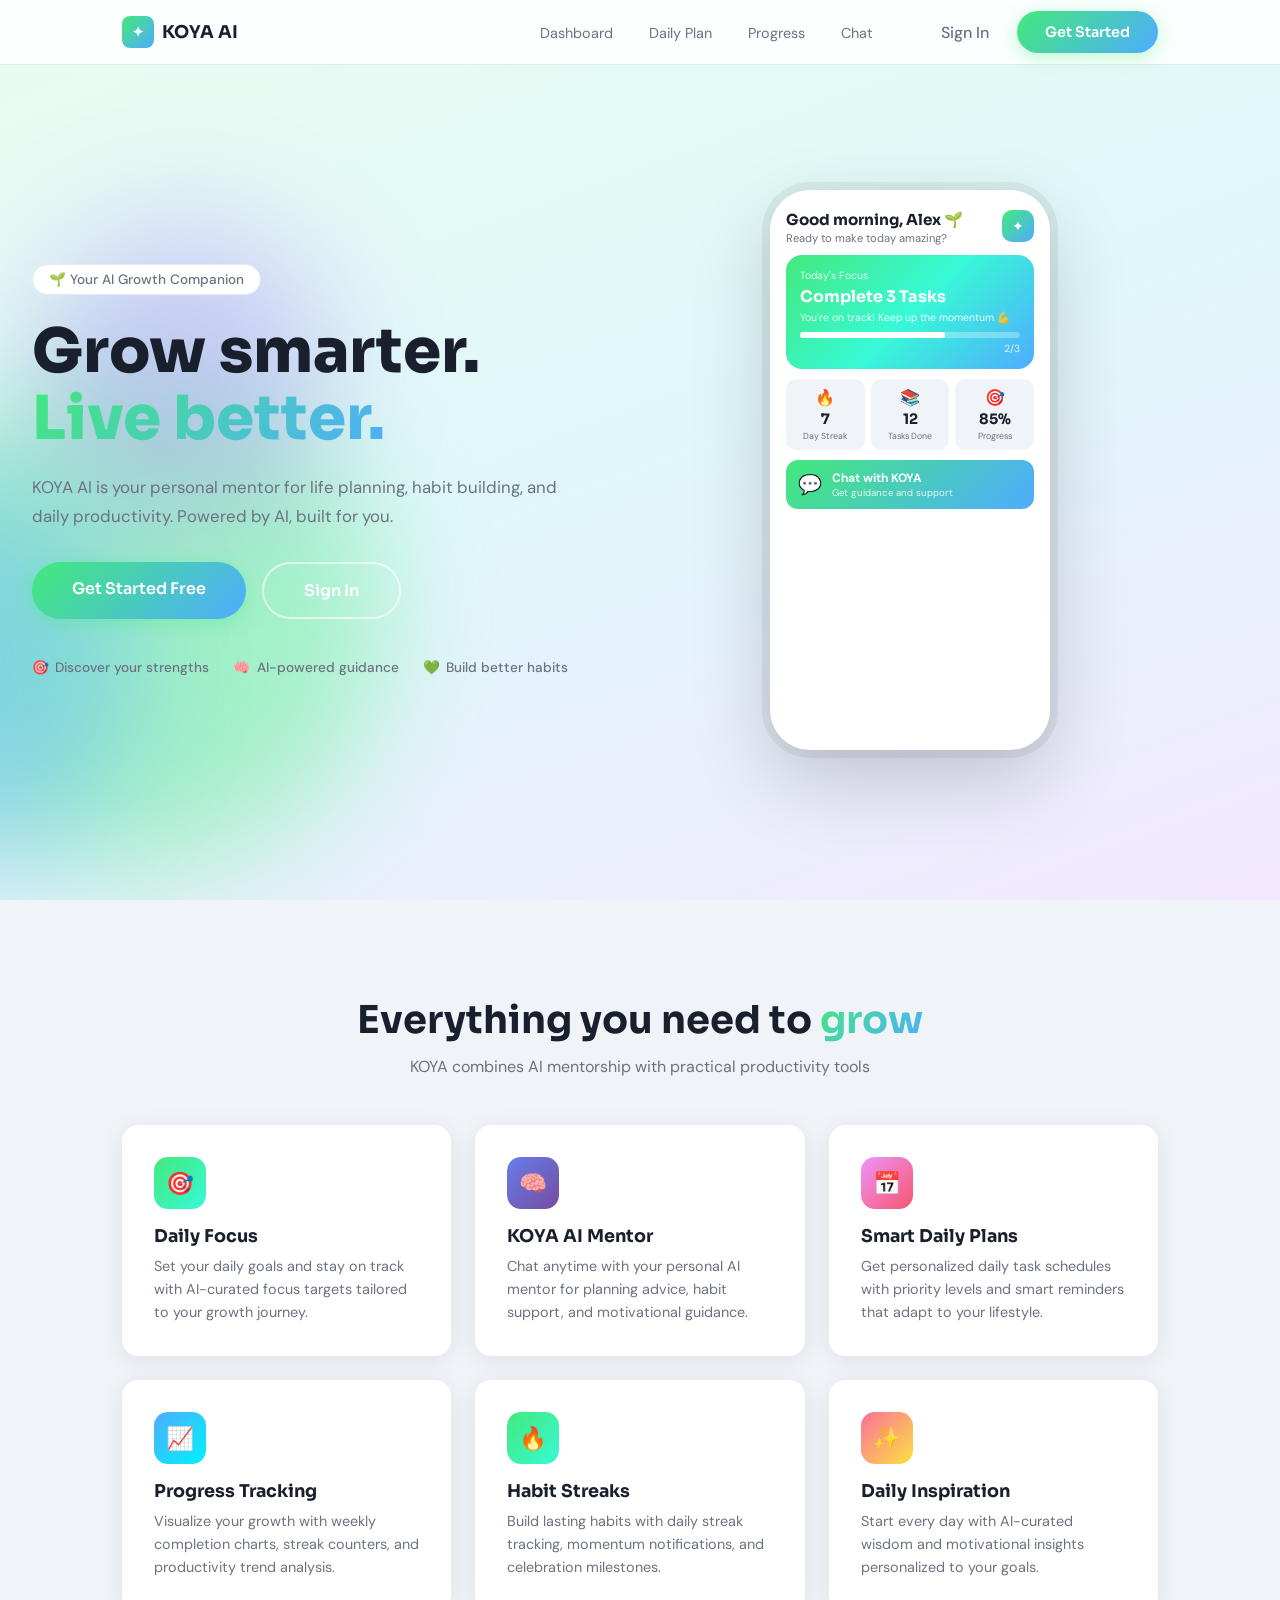
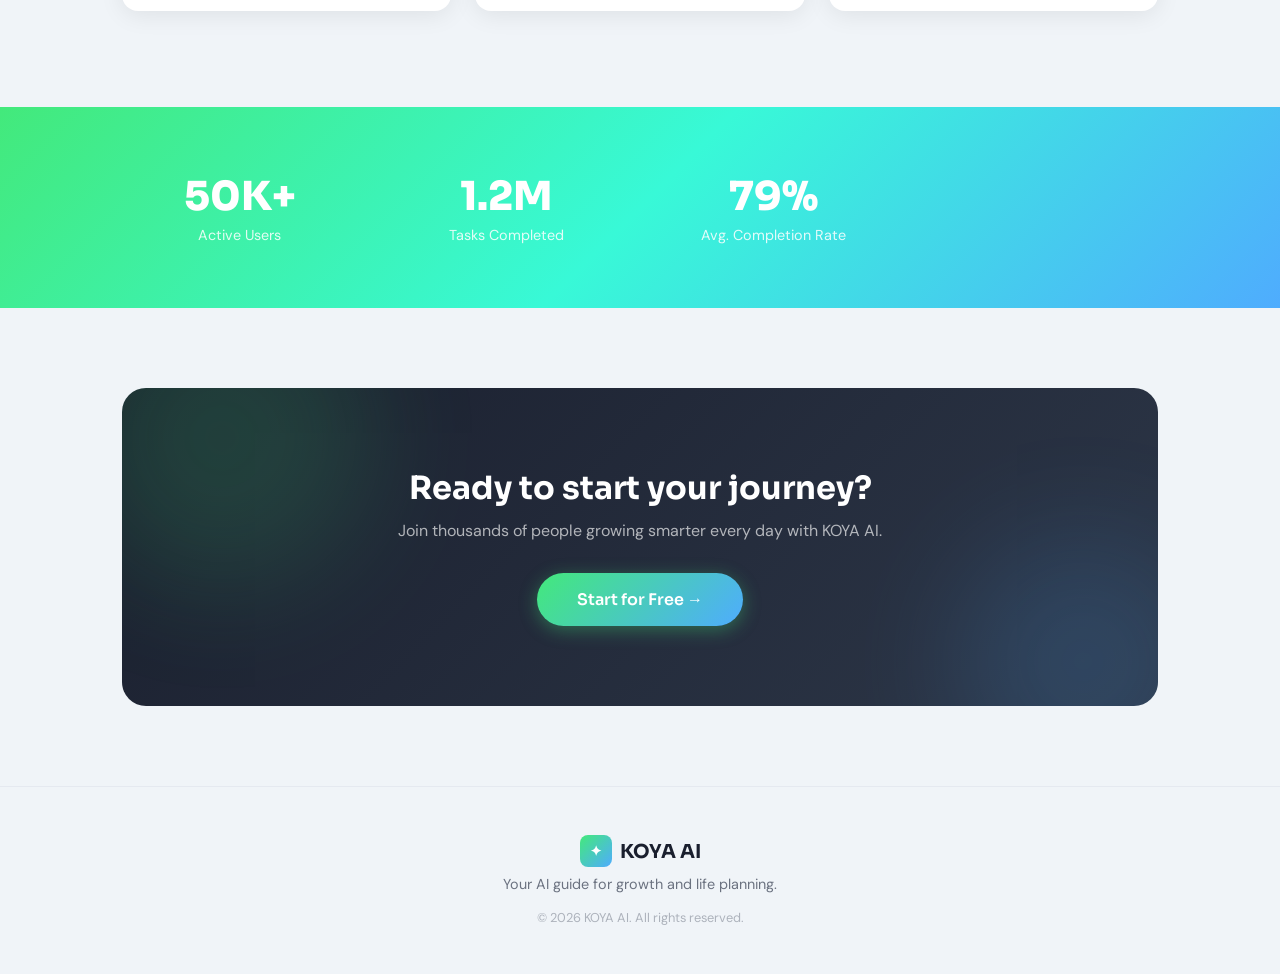
<file: index.html>
<!DOCTYPE html>
<html lang="en">
<head>
  <meta charset="UTF-8" />
  <meta name="viewport" content="width=device-width, initial-scale=1.0" />
  <title>KOYA AI — Your AI Guide for Growth & Life Planning</title>
  <link rel="preconnect" href="https://fonts.googleapis.com" />
  <link href="https://fonts.googleapis.com/css2?family=Sora:wght@300;400;500;600;700;800&family=DM+Sans:ital,wght@0,300;0,400;0,500;1,400&display=swap" rel="stylesheet" />
  <link rel="stylesheet" href="style.css" />
</head>
<body>

<!-- NAV -->
<nav class="navbar">
  <div class="nav-inner">
    <a href="index.html" class="nav-logo">
      <span class="logo-icon">✦</span>
      <span>KOYA AI</span>
    </a>
    <ul class="nav-links">
      <li><a href="dashboard.html">Dashboard</a></li>
      <li><a href="plan.html">Daily Plan</a></li>
      <li><a href="progress.html">Progress</a></li>
      <li><a href="chat.html">Chat</a></li>
    </ul>
    <div class="nav-actions">
      <a href="signin.html" class="btn-ghost">Sign In</a>
      <a href="onboarding.html" class="btn-primary">Get Started</a>
    </div>
    <button class="hamburger" onclick="toggleMenu()">☰</button>
  </div>
  <div class="mobile-menu" id="mobileMenu">
    <a href="dashboard.html">Dashboard</a>
    <a href="plan.html">Daily Plan</a>
    <a href="progress.html">Progress</a>
    <a href="chat.html">Chat</a>
    <a href="signin.html" class="btn-ghost" style="text-align:center">Sign In</a>
    <a href="onboarding.html" class="btn-primary" style="text-align:center">Get Started</a>
  </div>
</nav>

<!-- HERO -->
<section class="hero">
  <div class="hero-bg">
    <div class="blob blob-1"></div>
    <div class="blob blob-2"></div>
    <div class="blob blob-3"></div>
  </div>
  <div class="hero-content">
    <div class="hero-badge">🌱 Your AI Growth Companion</div>
    <h1 class="hero-title">
      Grow smarter.<br />
      <span class="gradient-text">Live better.</span>
    </h1>
    <p class="hero-sub">KOYA AI is your personal mentor for life planning, habit building, and daily productivity. Powered by AI, built for you.</p>
    <div class="hero-ctas">
      <a href="onboarding.html" class="btn-primary btn-lg">Get Started Free</a>
      <a href="signin.html" class="btn-outline btn-lg">Sign In</a>
    </div>
    <div class="hero-features">
      <div class="hf-item">
        <span class="hf-icon">🎯</span>
        <span>Discover your strengths</span>
      </div>
      <div class="hf-item">
        <span class="hf-icon">🧠</span>
        <span>AI-powered guidance</span>
      </div>
      <div class="hf-item">
        <span class="hf-icon">💚</span>
        <span>Build better habits</span>
      </div>
    </div>
  </div>
  <div class="hero-mockup">
    <div class="phone-frame">
      <div class="phone-screen">
        <div class="mock-greeting">
          <div>
            <div class="mock-hello">Good morning, Alex 🌱</div>
            <div class="mock-sub">Ready to make today amazing?</div>
          </div>
          <div class="mock-ai-btn">✦</div>
        </div>
        <div class="mock-focus-card">
          <div class="mock-focus-label">Today's Focus</div>
          <div class="mock-focus-title">Complete 3 Tasks</div>
          <div class="mock-focus-msg">You're on track! Keep up the momentum 💪</div>
          <div class="mock-progress-bar"><div class="mock-progress-fill" style="width:66%"></div></div>
          <div class="mock-progress-label">2/3</div>
        </div>
        <div class="mock-stats">
          <div class="mock-stat"><span class="stat-icon orange">🔥</span><strong>7</strong><small>Day Streak</small></div>
          <div class="mock-stat"><span class="stat-icon green">📚</span><strong>12</strong><small>Tasks Done</small></div>
          <div class="mock-stat"><span class="stat-icon purple">🎯</span><strong>85%</strong><small>Progress</small></div>
        </div>
        <div class="mock-action-btn">
          <span>💬</span>
          <div><strong>Chat with KOYA</strong><small>Get guidance and support</small></div>
        </div>
      </div>
    </div>
  </div>
</section>

<!-- FEATURES -->
<section class="features" id="features">
  <div class="container">
    <h2 class="section-title">Everything you need to <span class="gradient-text">grow</span></h2>
    <p class="section-sub">KOYA combines AI mentorship with practical productivity tools</p>
    <div class="features-grid">
      <div class="feature-card">
        <div class="feature-icon" style="background: linear-gradient(135deg,#43e97b,#38f9d7)">🎯</div>
        <h3>Daily Focus</h3>
        <p>Set your daily goals and stay on track with AI-curated focus targets tailored to your growth journey.</p>
      </div>
      <div class="feature-card">
        <div class="feature-icon" style="background: linear-gradient(135deg,#667eea,#764ba2)">🧠</div>
        <h3>KOYA AI Mentor</h3>
        <p>Chat anytime with your personal AI mentor for planning advice, habit support, and motivational guidance.</p>
      </div>
      <div class="feature-card">
        <div class="feature-icon" style="background: linear-gradient(135deg,#f093fb,#f5576c)">📅</div>
        <h3>Smart Daily Plans</h3>
        <p>Get personalized daily task schedules with priority levels and smart reminders that adapt to your lifestyle.</p>
      </div>
      <div class="feature-card">
        <div class="feature-icon" style="background: linear-gradient(135deg,#4facfe,#00f2fe)">📈</div>
        <h3>Progress Tracking</h3>
        <p>Visualize your growth with weekly completion charts, streak counters, and productivity trend analysis.</p>
      </div>
      <div class="feature-card">
        <div class="feature-icon" style="background: linear-gradient(135deg,#43e97b,#38f9d7)">🔥</div>
        <h3>Habit Streaks</h3>
        <p>Build lasting habits with daily streak tracking, momentum notifications, and celebration milestones.</p>
      </div>
      <div class="feature-card">
        <div class="feature-icon" style="background: linear-gradient(135deg,#fa709a,#fee140)">✨</div>
        <h3>Daily Inspiration</h3>
        <p>Start every day with AI-curated wisdom and motivational insights personalized to your goals.</p>
      </div>
    </div>
  </div>
</section>

<!-- STATS -->
<section class="stats-section">
  <div class="container">
    <div class="stats-grid">
      <div class="stat-block"><div class="stat-num">50K+</div><div class="stat-lbl">Active Users</div></div>
      <div class="stat-block"><div class="stat-num">1.2M</div><div class="stat-lbl">Tasks Completed</div></div>
      <div class="stat-block"><div class="stat-num">79%</div><div class="stat-lbl">Avg. Completion Rate</div></div>
      <div class="stat-block"><div class="stat-num">4.9★</div><div class="stat-lbl">User Rating</div></div>
    </div>
  </div>
</section>

<!-- CTA -->
<section class="cta-section">
  <div class="container">
    <div class="cta-card">
      <div class="blob blob-cta1"></div>
      <div class="blob blob-cta2"></div>
      <div class="cta-content">
        <h2>Ready to start your journey?</h2>
        <p>Join thousands of people growing smarter every day with KOYA AI.</p>
        <a href="onboarding.html" class="btn-primary btn-lg">Start for Free →</a>
      </div>
    </div>
  </div>
</section>

<footer class="footer">
  <div class="container">
    <div class="footer-logo"><span class="logo-icon">✦</span> KOYA AI</div>
    <p>Your AI guide for growth and life planning.</p>
    <p style="font-size:0.8rem;opacity:0.5;margin-top:1rem">© 2026 KOYA AI. All rights reserved.</p>
  </div>
</footer>

<script src="app.js"></script>
</body>
</html>
</file>
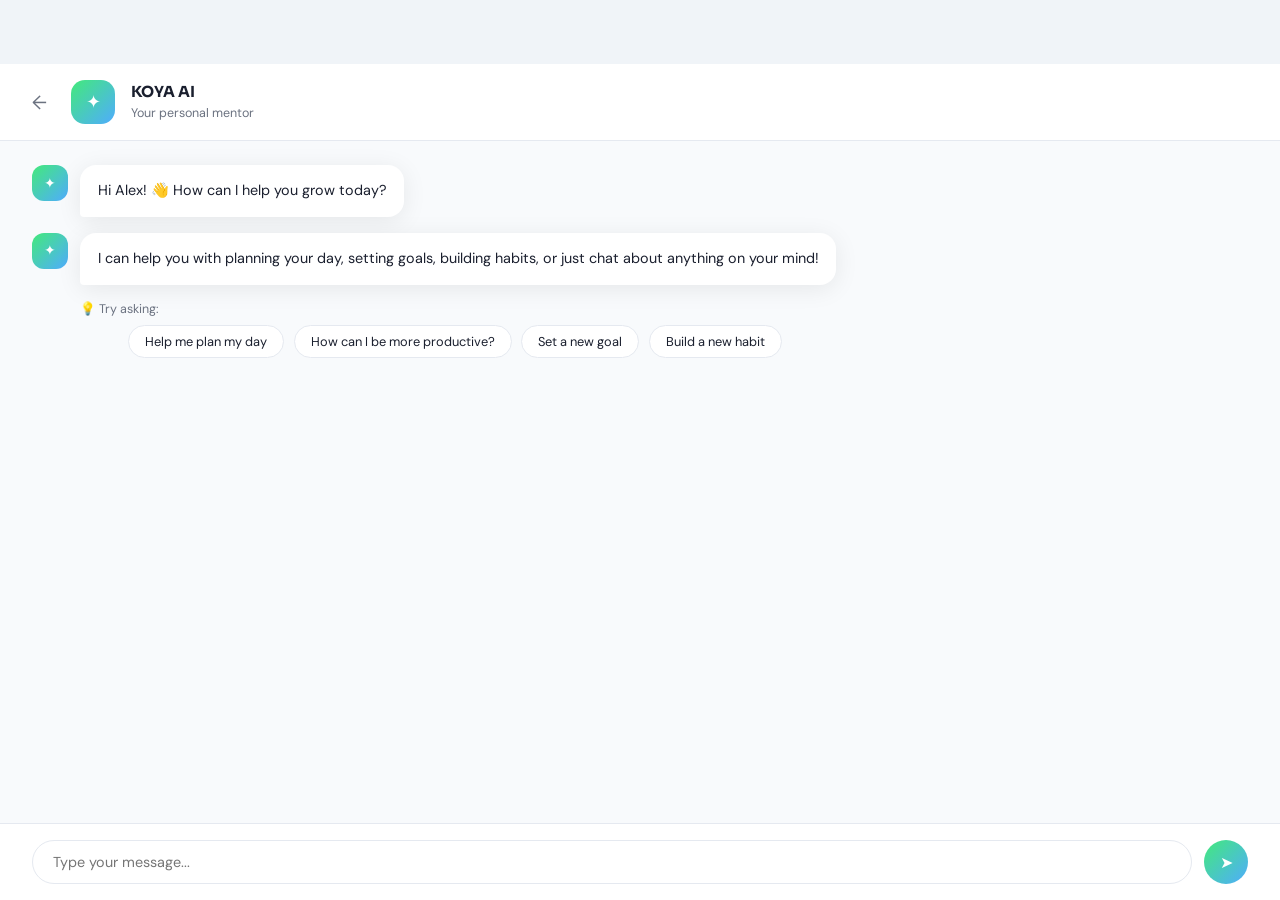
<file: chat.html>
<!DOCTYPE html>
<html lang="en">
<head>
  <meta charset="UTF-8" /><meta name="viewport" content="width=device-width, initial-scale=1.0" />
  <title>Chat with KOYA — KOYA AI</title>
  <link rel="preconnect" href="https://fonts.googleapis.com" />
  <link href="https://fonts.googleapis.com/css2?family=Sora:wght@300;400;500;600;700;800&family=DM+Sans:ital,wght@0,300;0,400;0,500;1,400&display=swap" rel="stylesheet" />
  <link rel="stylesheet" href="style.css" />
</head>
<body>

<div class="chat-layout">
  <!-- Chat Header -->
  <div class="chat-header">
    <a href="dashboard.html" style="color:var(--text-muted);font-size:1.2rem;margin-right:0.5rem">←</a>
    <div class="chat-avatar">✦</div>
    <div class="chat-avatar-info">
      <strong>KOYA AI</strong>
      <small>Your personal mentor</small>
    </div>
  </div>

  <!-- Messages -->
  <div class="chat-messages" id="chatMessages">
    <div class="msg bot">
      <div class="msg-avatar">✦</div>
      <div class="msg-bubble">Hi Alex! 👋 How can I help you grow today?</div>
    </div>
    <div class="msg bot">
      <div class="msg-avatar">✦</div>
      <div class="msg-bubble">I can help you with planning your day, setting goals, building habits, or just chat about anything on your mind!</div>
    </div>

    <div style="padding-left:3rem">
      <div style="font-size:0.78rem;color:var(--text-muted);margin-bottom:0.5rem;display:flex;align-items:center;gap:0.3rem">💡 Try asking:</div>
      <div class="chat-suggestions">
        <div class="suggestion-chip">Help me plan my day</div>
        <div class="suggestion-chip">How can I be more productive?</div>
        <div class="suggestion-chip">Set a new goal</div>
        <div class="suggestion-chip">Build a new habit</div>
      </div>
    </div>
  </div>

  <!-- Input -->
  <div class="chat-input-area">
    <input type="text" id="chatInput" placeholder="Type your message..." />
    <button class="send-btn" id="sendBtn">➤</button>
  </div>
</div>

<script src="app.js"></script>
</body>
</html>
</file>
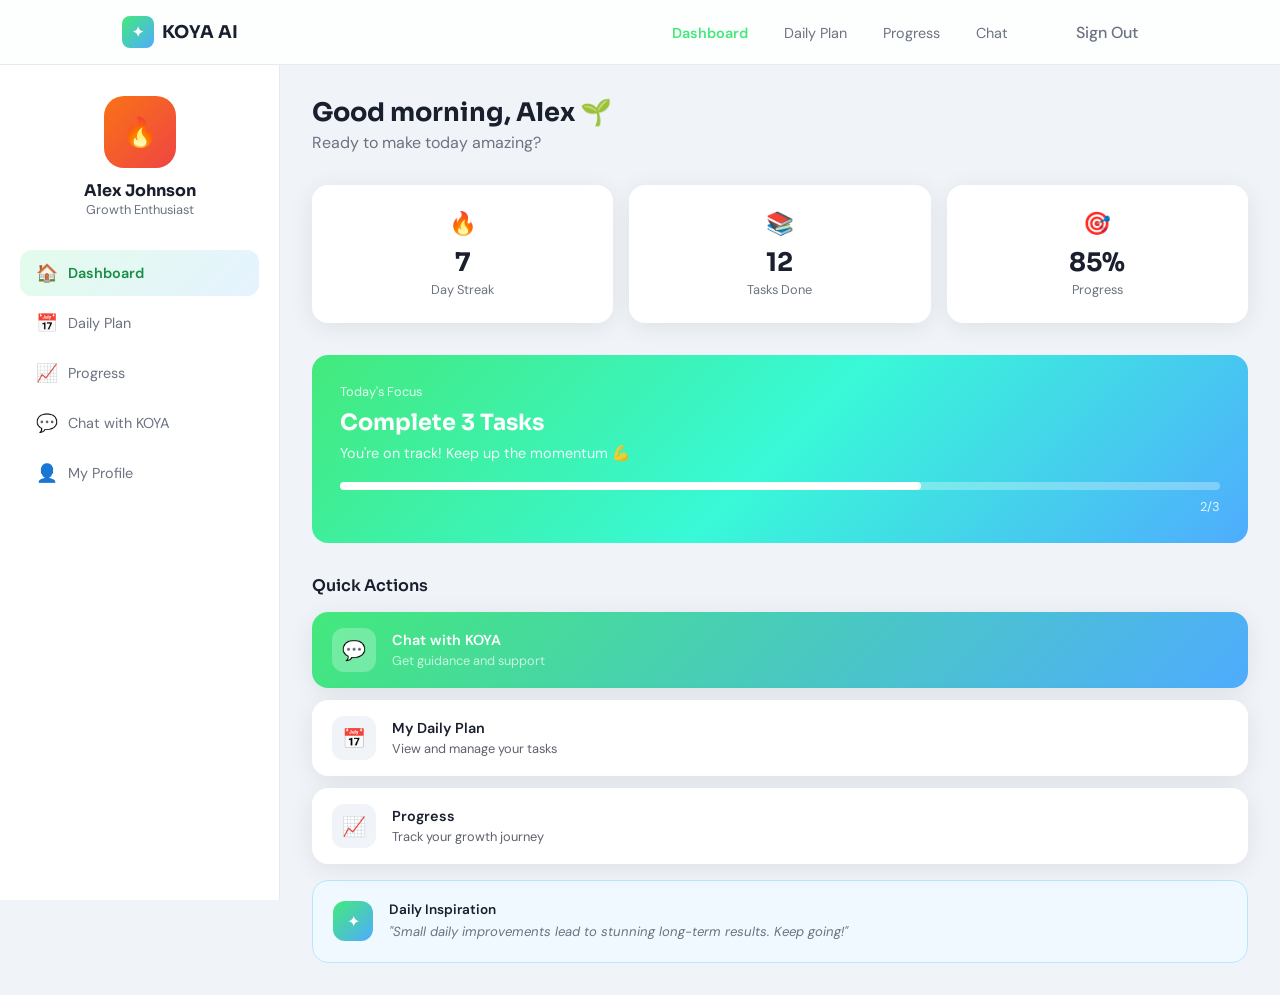
<file: dashboard.html>
<!DOCTYPE html>
<html lang="en">
<head>
  <meta charset="UTF-8" /><meta name="viewport" content="width=device-width, initial-scale=1.0" />
  <title>Dashboard — KOYA AI</title>
  <link rel="preconnect" href="https://fonts.googleapis.com" />
  <link href="https://fonts.googleapis.com/css2?family=Sora:wght@300;400;500;600;700;800&family=DM+Sans:ital,wght@0,300;0,400;0,500;1,400&display=swap" rel="stylesheet" />
  <link rel="stylesheet" href="style.css" />
</head>
<body>

<nav class="navbar">
  <div class="nav-inner">
    <a href="index.html" class="nav-logo"><span class="logo-icon">✦</span><span>KOYA AI</span></a>
    <ul class="nav-links">
      <li><a href="dashboard.html" class="active">Dashboard</a></li>
      <li><a href="plan.html">Daily Plan</a></li>
      <li><a href="progress.html">Progress</a></li>
      <li><a href="chat.html">Chat</a></li>
    </ul>
    <div class="nav-actions">
      <a href="signin.html" class="btn-ghost">Sign Out</a>
    </div>
    <button class="hamburger" onclick="toggleMenu()">☰</button>
  </div>
  <div class="mobile-menu" id="mobileMenu">
    <a href="dashboard.html">Dashboard</a><a href="plan.html">Daily Plan</a>
    <a href="progress.html">Progress</a><a href="chat.html">Chat</a>
  </div>
</nav>

<div class="dashboard-layout">
  <!-- Sidebar -->
  <aside class="sidebar">
    <div class="sidebar-profile">
      <div class="sidebar-avatar">🔥</div>
      <div class="sidebar-name">Alex Johnson</div>
      <div class="sidebar-role">Growth Enthusiast</div>
    </div>
    <nav class="sidebar-nav">
      <a href="dashboard.html" class="active"><span class="nav-icon">🏠</span> Dashboard</a>
      <a href="plan.html"><span class="nav-icon">📅</span> Daily Plan</a>
      <a href="progress.html"><span class="nav-icon">📈</span> Progress</a>
      <a href="chat.html"><span class="nav-icon">💬</span> Chat with KOYA</a>
      <a href="tell.html"><span class="nav-icon">👤</span> My Profile</a>
    </nav>
  </aside>

  <!-- Main -->
  <main class="main-content">
    <div class="dash-greeting">
      <h2>Good morning, Alex 🌱</h2>
      <p>Ready to make today amazing?</p>
    </div>

    <!-- Stats row -->
    <div class="stats-row">
      <div class="stat-card">
        <span class="stat-icon" style="color:#f97316">🔥</span>
        <strong>7</strong>
        <small>Day Streak</small>
      </div>
      <div class="stat-card">
        <span class="stat-icon" style="color:#22c55e">📚</span>
        <strong>12</strong>
        <small>Tasks Done</small>
      </div>
      <div class="stat-card">
        <span class="stat-icon" style="color:#a78bfa">🎯</span>
        <strong>85%</strong>
        <small>Progress</small>
      </div>
    </div>

    <!-- Focus Card -->
    <div class="focus-card">
      <div class="focus-label">Today's Focus</div>
      <div class="focus-title">Complete 3 Tasks</div>
      <div class="focus-msg">You're on track! Keep up the momentum 💪</div>
      <div class="focus-progress-bar">
        <div class="focus-progress-fill" style="width:66%"></div>
      </div>
      <div class="focus-meta">2/3</div>
    </div>

    <!-- Quick Actions -->
    <div class="quick-actions">
      <h3>Quick Actions</h3>
      <div class="qa-grid">
        <a href="chat.html" class="qa-item highlight">
          <div class="qa-icon">💬</div>
          <div class="qa-text">
            <strong>Chat with KOYA</strong>
            <small>Get guidance and support</small>
          </div>
        </a>
        <a href="plan.html" class="qa-item">
          <div class="qa-icon">📅</div>
          <div class="qa-text">
            <strong>My Daily Plan</strong>
            <small>View and manage your tasks</small>
          </div>
        </a>
        <a href="progress.html" class="qa-item">
          <div class="qa-icon">📈</div>
          <div class="qa-text">
            <strong>Progress</strong>
            <small>Track your growth journey</small>
          </div>
        </a>
      </div>

      <div class="inspiration-card">
        <div class="insp-icon">✦</div>
        <div class="insp-text">
          <strong>Daily Inspiration</strong>
          <p>"Small daily improvements lead to stunning long-term results. Keep going!"</p>
        </div>
      </div>
    </div>
  </main>
</div>

<script src="app.js"></script>
</body>
</html>
</file>
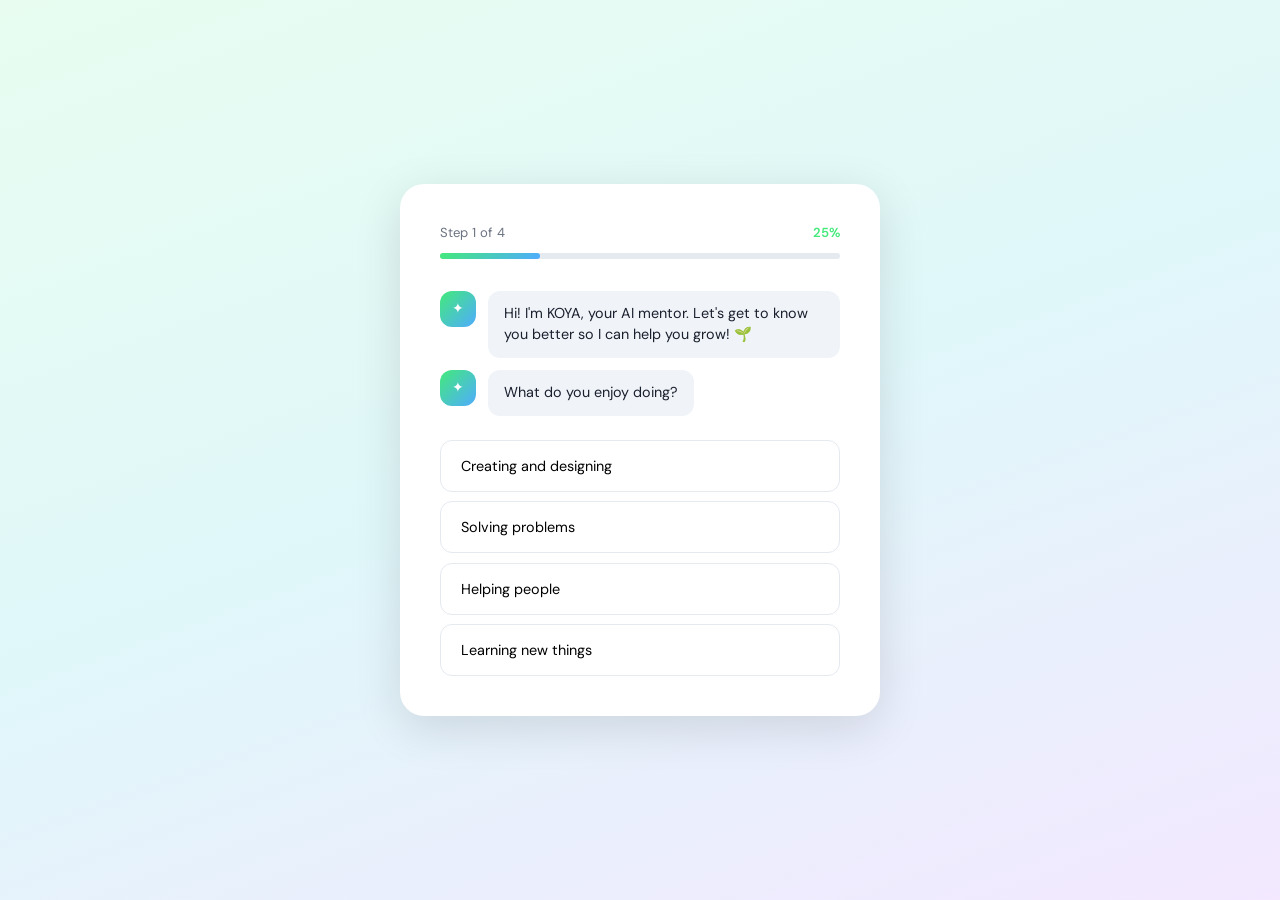
<file: onboarding.html>
<!DOCTYPE html>
<html lang="en">
<head>
  <meta charset="UTF-8" /><meta name="viewport" content="width=device-width, initial-scale=1.0" />
  <title>Onboarding — KOYA AI</title>
  <link rel="preconnect" href="https://fonts.googleapis.com" />
  <link href="https://fonts.googleapis.com/css2?family=Sora:wght@300;400;500;600;700;800&family=DM+Sans:ital,wght@0,300;0,400;0,500;1,400&display=swap" rel="stylesheet" />
  <link rel="stylesheet" href="style.css" />
</head>
<body>
<div class="onboarding-wrap">
  <div class="onboarding-card">
    <div class="step-header">
      <span class="step-label" id="stepLabel">Step 1 of 4</span>
      <span class="step-pct" id="obPct">25%</span>
    </div>
    <div class="step-progress">
      <div class="step-progress-fill" id="obFill" style="width:25%"></div>
    </div>

    <div class="ob-chat" id="obChat">
      <div class="ob-msg">
        <div class="ob-avatar">✦</div>
        <div class="ob-bubble">Hi! I'm KOYA, your AI mentor. Let's get to know you better so I can help you grow! 🌱</div>
      </div>
    </div>

    <div class="choices" id="obChoices"></div>
    <div class="ob-input-area" id="obInputArea" style="display:none">
      <input type="text" id="obInput" placeholder="Type your answer here..." />
      <button class="send-btn" onclick="handleObInput()">➤</button>
    </div>
  </div>
</div>
<script src="app.js"></script>
</body>
</html>
</file>
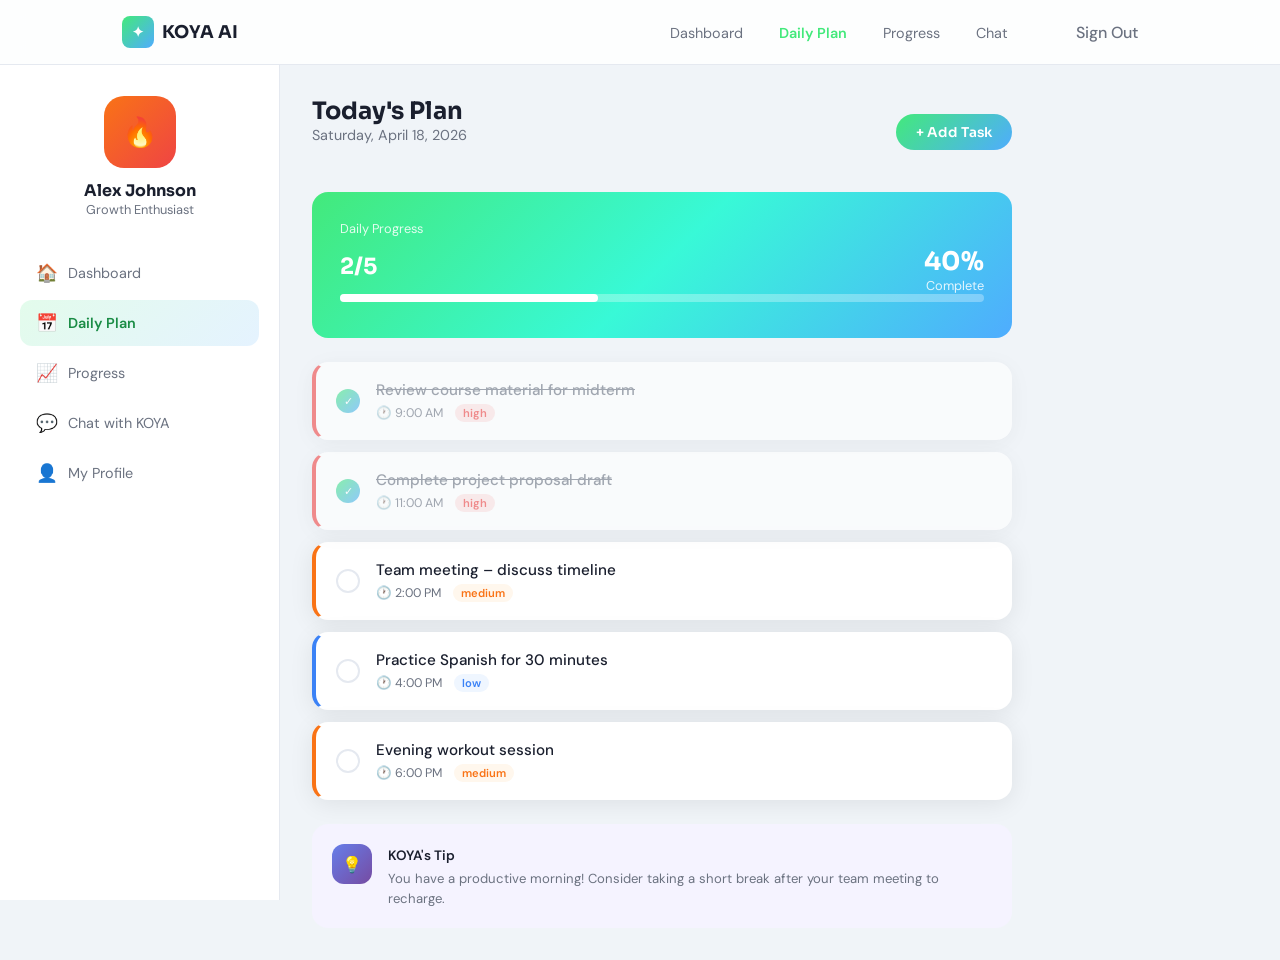
<file: plan.html>
<!DOCTYPE html>
<html lang="en">
<head>
  <meta charset="UTF-8" /><meta name="viewport" content="width=device-width, initial-scale=1.0" />
  <title>Daily Plan — KOYA AI</title>
  <link rel="preconnect" href="https://fonts.googleapis.com" />
  <link href="https://fonts.googleapis.com/css2?family=Sora:wght@300;400;500;600;700;800&family=DM+Sans:ital,wght@0,300;0,400;0,500;1,400&display=swap" rel="stylesheet" />
  <link rel="stylesheet" href="style.css" />
</head>
<body>

<nav class="navbar">
  <div class="nav-inner">
    <a href="index.html" class="nav-logo"><span class="logo-icon">✦</span><span>KOYA AI</span></a>
    <ul class="nav-links">
      <li><a href="dashboard.html">Dashboard</a></li>
      <li><a href="plan.html" class="active">Daily Plan</a></li>
      <li><a href="progress.html">Progress</a></li>
      <li><a href="chat.html">Chat</a></li>
    </ul>
    <div class="nav-actions"><a href="signin.html" class="btn-ghost">Sign Out</a></div>
    <button class="hamburger" onclick="toggleMenu()">☰</button>
  </div>
  <div class="mobile-menu" id="mobileMenu">
    <a href="dashboard.html">Dashboard</a><a href="plan.html">Daily Plan</a>
    <a href="progress.html">Progress</a><a href="chat.html">Chat</a>
  </div>
</nav>

<div class="dashboard-layout">
  <aside class="sidebar">
    <div class="sidebar-profile">
      <div class="sidebar-avatar">🔥</div>
      <div class="sidebar-name">Alex Johnson</div>
      <div class="sidebar-role">Growth Enthusiast</div>
    </div>
    <nav class="sidebar-nav">
      <a href="dashboard.html"><span class="nav-icon">🏠</span> Dashboard</a>
      <a href="plan.html" class="active"><span class="nav-icon">📅</span> Daily Plan</a>
      <a href="progress.html"><span class="nav-icon">📈</span> Progress</a>
      <a href="chat.html"><span class="nav-icon">💬</span> Chat with KOYA</a>
      <a href="tell.html"><span class="nav-icon">👤</span> My Profile</a>
    </nav>
  </aside>

  <main class="main-content">
    <div class="plan-content">
      <div class="plan-header">
        <div>
          <h2>Today's Plan</h2>
          <div class="plan-date">Saturday, April 18, 2026</div>
        </div>
        <button class="add-task-btn" id="addTaskBtn">+ Add Task</button>
      </div>

      <!-- Progress -->
      <div class="focus-card" style="margin-bottom:1.5rem">
        <div class="focus-label">Daily Progress</div>
        <div style="display:flex;justify-content:space-between;align-items:center">
          <div class="focus-title">2/5</div>
          <div style="text-align:right"><div style="font-size:1.6rem;font-weight:700;font-family:'Sora',sans-serif">40%</div><div style="font-size:0.8rem;opacity:0.85">Complete</div></div>
        </div>
        <div class="focus-progress-bar"><div class="focus-progress-fill" style="width:40%"></div></div>
      </div>

      <!-- Task list -->
      <div id="taskList" class="task-list">
        <div class="task-item priority-high done">
          <div class="task-check checked" onclick="toggleTask(this)">✓</div>
          <div class="task-info">
            <div class="task-name strikethrough">Review course material for midterm</div>
            <div class="task-meta">
              <span class="task-time">🕐 9:00 AM</span>
              <span class="priority-badge high">high</span>
            </div>
          </div>
        </div>
        <div class="task-item priority-high done">
          <div class="task-check checked" onclick="toggleTask(this)">✓</div>
          <div class="task-info">
            <div class="task-name strikethrough">Complete project proposal draft</div>
            <div class="task-meta">
              <span class="task-time">🕐 11:00 AM</span>
              <span class="priority-badge high">high</span>
            </div>
          </div>
        </div>
        <div class="task-item priority-medium">
          <div class="task-check" onclick="toggleTask(this)"></div>
          <div class="task-info">
            <div class="task-name">Team meeting – discuss timeline</div>
            <div class="task-meta">
              <span class="task-time">🕐 2:00 PM</span>
              <span class="priority-badge medium">medium</span>
            </div>
          </div>
        </div>
        <div class="task-item priority-low">
          <div class="task-check" onclick="toggleTask(this)"></div>
          <div class="task-info">
            <div class="task-name">Practice Spanish for 30 minutes</div>
            <div class="task-meta">
              <span class="task-time">🕐 4:00 PM</span>
              <span class="priority-badge low">low</span>
            </div>
          </div>
        </div>
        <div class="task-item priority-medium">
          <div class="task-check" onclick="toggleTask(this)"></div>
          <div class="task-info">
            <div class="task-name">Evening workout session</div>
            <div class="task-meta">
              <span class="task-time">🕐 6:00 PM</span>
              <span class="priority-badge medium">medium</span>
            </div>
          </div>
        </div>
      </div>

      <!-- KOYA Tip -->
      <div class="koya-tip">
        <div class="tip-icon">💡</div>
        <div class="tip-text">
          <strong>KOYA's Tip</strong>
          <p>You have a productive morning! Consider taking a short break after your team meeting to recharge.</p>
        </div>
      </div>
    </div>
  </main>
</div>

<!-- Add Task Modal -->
<div class="modal-overlay" id="addTaskModal">
  <div class="modal">
    <h3>Add New Task</h3>
    <div class="form-group">
      <label>Task Name</label>
      <input type="text" id="taskName" placeholder="e.g. Read for 30 minutes" />
    </div>
    <div class="form-group">
      <label>Time</label>
      <input type="time" id="taskTime" />
    </div>
    <div class="form-group">
      <label>Priority</label>
      <select id="taskPriority">
        <option value="high">High</option>
        <option value="medium" selected>Medium</option>
        <option value="low">Low</option>
      </select>
    </div>
    <div class="modal-actions">
      <button class="btn-cancel" id="closeModal">Cancel</button>
      <button class="btn-primary" id="saveTask">Add Task</button>
    </div>
  </div>
</div>

<script src="app.js"></script>
</body>
</html>
</file>
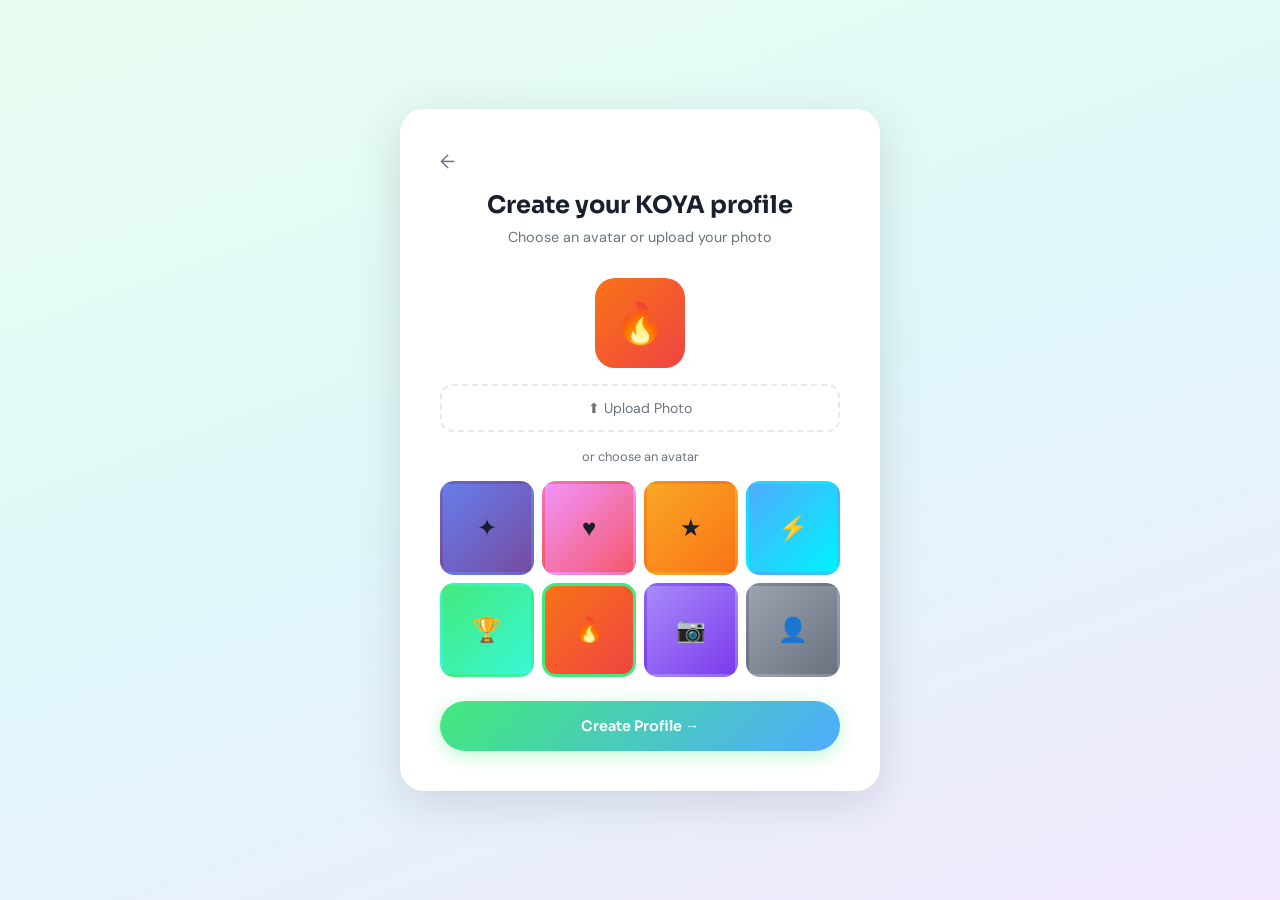
<file: profile.html>
<!DOCTYPE html>
<html lang="en">
<head>
  <meta charset="UTF-8" /><meta name="viewport" content="width=device-width, initial-scale=1.0" />
  <title>Create Profile — KOYA AI</title>
  <link rel="preconnect" href="https://fonts.googleapis.com" />
  <link href="https://fonts.googleapis.com/css2?family=Sora:wght@300;400;500;600;700;800&family=DM+Sans:ital,wght@0,300;0,400;0,500;1,400&display=swap" rel="stylesheet" />
  <link rel="stylesheet" href="style.css" />
</head>
<body>
<div class="profile-setup-wrap">
  <div class="profile-card">
    <a href="tell.html" style="color:var(--text-muted);font-size:1.2rem;display:inline-block;margin-bottom:1rem;float:left">←</a>
    <br style="clear:both"/>
    <h2>Create your KOYA profile</h2>
    <p>Choose an avatar or upload your photo</p>

    <div class="avatar-preview" style="background:linear-gradient(135deg,#f97316,#ef4444);margin-bottom:1rem">🔥</div>

    <button class="upload-btn">⬆ Upload Photo</button>
    <div style="color:var(--text-muted);font-size:0.8rem;margin-bottom:1rem">or choose an avatar</div>

    <div class="avatar-grid">
      <div class="avatar-opt" style="background:linear-gradient(135deg,#667eea,#764ba2)" onclick="selectAvatar(this)">✦</div>
      <div class="avatar-opt" style="background:linear-gradient(135deg,#f093fb,#f5576c)" onclick="selectAvatar(this)">♥</div>
      <div class="avatar-opt" style="background:linear-gradient(135deg,#f9a825,#f97316)" onclick="selectAvatar(this)">★</div>
      <div class="avatar-opt" style="background:linear-gradient(135deg,#4facfe,#00f2fe)" onclick="selectAvatar(this)">⚡</div>
      <div class="avatar-opt" style="background:linear-gradient(135deg,#43e97b,#38f9d7)" onclick="selectAvatar(this)">🏆</div>
      <div class="avatar-opt selected" style="background:linear-gradient(135deg,#f97316,#ef4444)" onclick="selectAvatar(this)">🔥</div>
      <div class="avatar-opt" style="background:linear-gradient(135deg,#a78bfa,#7c3aed)" onclick="selectAvatar(this)">📷</div>
      <div class="avatar-opt" style="background:linear-gradient(135deg,#9ca3af,#6b7280)" onclick="selectAvatar(this)">👤</div>
    </div>

    <a href="success.html" class="btn-primary" style="width:100%;text-align:center;display:block;padding:1rem">Create Profile →</a>
  </div>
</div>
<script src="app.js"></script>
<script>
function selectAvatar(el) {
  document.querySelectorAll('.avatar-opt').forEach(o => o.classList.remove('selected'));
  el.classList.add('selected');
  const preview = document.querySelector('.avatar-preview');
  preview.innerHTML = el.innerHTML;
  preview.style.background = el.style.background;
}
</script>
</body>
</html>
</file>
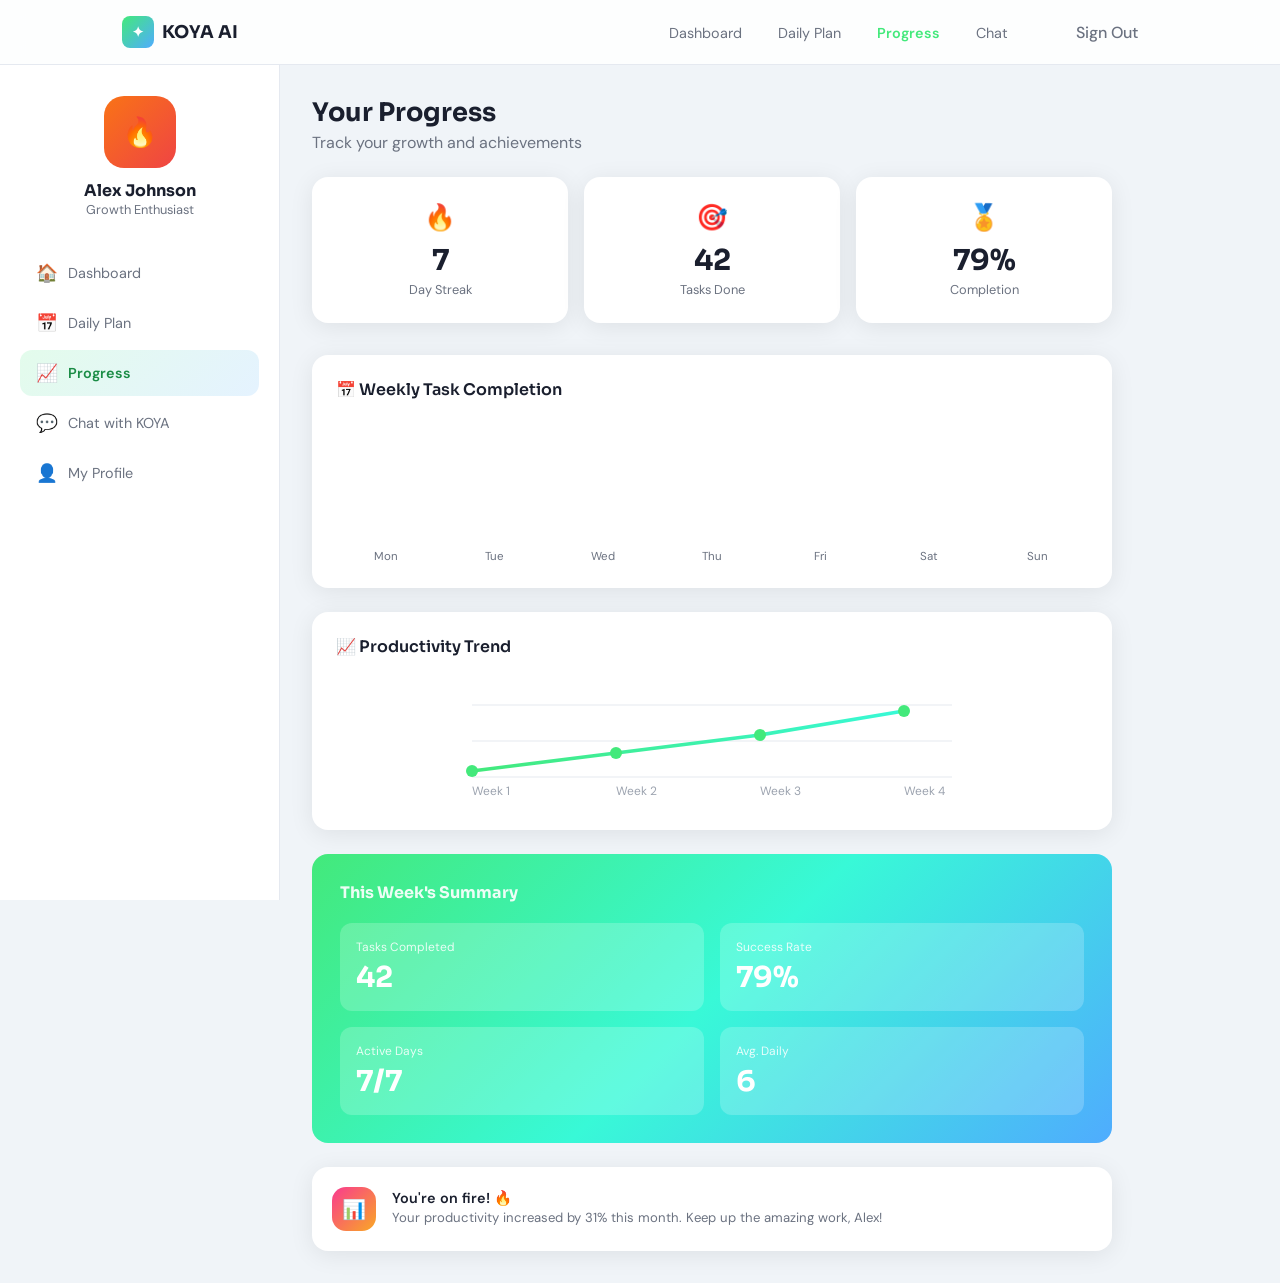
<file: progress.html>
<!DOCTYPE html>
<html lang="en">
<head>
  <meta charset="UTF-8" /><meta name="viewport" content="width=device-width, initial-scale=1.0" />
  <title>Progress — KOYA AI</title>
  <link rel="preconnect" href="https://fonts.googleapis.com" />
  <link href="https://fonts.googleapis.com/css2?family=Sora:wght@300;400;500;600;700;800&family=DM+Sans:ital,wght@0,300;0,400;0,500;1,400&display=swap" rel="stylesheet" />
  <link rel="stylesheet" href="style.css" />
</head>
<body>

<nav class="navbar">
  <div class="nav-inner">
    <a href="index.html" class="nav-logo"><span class="logo-icon">✦</span><span>KOYA AI</span></a>
    <ul class="nav-links">
      <li><a href="dashboard.html">Dashboard</a></li>
      <li><a href="plan.html">Daily Plan</a></li>
      <li><a href="progress.html" class="active">Progress</a></li>
      <li><a href="chat.html">Chat</a></li>
    </ul>
    <div class="nav-actions"><a href="signin.html" class="btn-ghost">Sign Out</a></div>
    <button class="hamburger" onclick="toggleMenu()">☰</button>
  </div>
  <div class="mobile-menu" id="mobileMenu">
    <a href="dashboard.html">Dashboard</a><a href="plan.html">Daily Plan</a>
    <a href="progress.html">Progress</a><a href="chat.html">Chat</a>
  </div>
</nav>

<div class="dashboard-layout">
  <aside class="sidebar">
    <div class="sidebar-profile">
      <div class="sidebar-avatar">🔥</div>
      <div class="sidebar-name">Alex Johnson</div>
      <div class="sidebar-role">Growth Enthusiast</div>
    </div>
    <nav class="sidebar-nav">
      <a href="dashboard.html"><span class="nav-icon">🏠</span> Dashboard</a>
      <a href="plan.html"><span class="nav-icon">📅</span> Daily Plan</a>
      <a href="progress.html" class="active"><span class="nav-icon">📈</span> Progress</a>
      <a href="chat.html"><span class="nav-icon">💬</span> Chat with KOYA</a>
      <a href="tell.html"><span class="nav-icon">👤</span> My Profile</a>
    </nav>
  </aside>

  <main class="main-content">
    <div class="progress-content">
      <div style="margin-bottom:1.5rem">
        <h2 style="font-size:1.6rem;margin-bottom:0.25rem">Your Progress</h2>
        <p style="color:var(--text-muted)">Track your growth and achievements</p>
      </div>

      <!-- Stats -->
      <div class="progress-stats">
        <div class="prog-stat">
          <span class="prog-stat-icon">🔥</span>
          <strong>7</strong>
          <small>Day Streak</small>
        </div>
        <div class="prog-stat">
          <span class="prog-stat-icon">🎯</span>
          <strong>42</strong>
          <small>Tasks Done</small>
        </div>
        <div class="prog-stat">
          <span class="prog-stat-icon">🏅</span>
          <strong>79%</strong>
          <small>Completion</small>
        </div>
      </div>

      <!-- Weekly Bar Chart -->
      <div class="chart-card">
        <h3>📅 Weekly Task Completion</h3>
        <div class="bar-chart">
          <div class="bar-group">
            <div class="bar" style="height:70%" data-val="8">
              <div class="bar-tooltip">Mon: 8</div>
            </div>
            <div class="bar-label">Mon</div>
          </div>
          <div class="bar-group">
            <div class="bar today" style="height:90%" data-val="7">
              <div class="bar-tooltip">Tue: 7</div>
            </div>
            <div class="bar-label">Tue</div>
          </div>
          <div class="bar-group">
            <div class="bar" style="height:60%" data-val="6">
              <div class="bar-tooltip">Wed: 6</div>
            </div>
            <div class="bar-label">Wed</div>
          </div>
          <div class="bar-group">
            <div class="bar" style="height:55%" data-val="5">
              <div class="bar-tooltip">Thu: 5</div>
            </div>
            <div class="bar-label">Thu</div>
          </div>
          <div class="bar-group">
            <div class="bar" style="height:50%" data-val="5">
              <div class="bar-tooltip">Fri: 5</div>
            </div>
            <div class="bar-label">Fri</div>
          </div>
          <div class="bar-group">
            <div class="bar" style="height:35%" data-val="4">
              <div class="bar-tooltip">Sat: 4</div>
            </div>
            <div class="bar-label">Sat</div>
          </div>
          <div class="bar-group">
            <div class="bar" style="height:25%" data-val="3">
              <div class="bar-tooltip">Sun: 3</div>
            </div>
            <div class="bar-label">Sun</div>
          </div>
        </div>
      </div>

      <!-- Productivity Trend Line Chart -->
      <div class="chart-card">
        <h3>📈 Productivity Trend</h3>
        <svg class="line-chart-svg" viewBox="0 0 400 100" xmlns="http://www.w3.org/2000/svg">
          <defs>
            <linearGradient id="lineGrad" x1="0" y1="0" x2="1" y2="0">
              <stop offset="0%" stop-color="#43e97b"/>
              <stop offset="100%" stop-color="#38f9d7"/>
            </linearGradient>
          </defs>
          <!-- Grid lines -->
          <line x1="0" y1="20" x2="400" y2="20" stroke="#e5e9f0" stroke-width="1"/>
          <line x1="0" y1="50" x2="400" y2="50" stroke="#e5e9f0" stroke-width="1"/>
          <line x1="0" y1="80" x2="400" y2="80" stroke="#e5e9f0" stroke-width="1"/>
          <!-- Labels -->
          <text x="0" y="95" font-size="10" fill="#9ca3af">Week 1</text>
          <text x="120" y="95" font-size="10" fill="#9ca3af">Week 2</text>
          <text x="240" y="95" font-size="10" fill="#9ca3af">Week 3</text>
          <text x="360" y="95" font-size="10" fill="#9ca3af">Week 4</text>
          <!-- Line -->
          <polyline
            points="0,75 120,60 240,45 360,25"
            fill="none"
            stroke="url(#lineGrad)"
            stroke-width="3"
            stroke-linecap="round"
            stroke-linejoin="round"
          />
          <!-- Dots -->
          <circle cx="0" cy="75" r="5" fill="#43e97b"/>
          <circle cx="120" cy="60" r="5" fill="#43e97b"/>
          <circle cx="240" cy="45" r="5" fill="#43e97b"/>
          <circle cx="360" cy="25" r="5" fill="#43e97b"/>
        </svg>
      </div>

      <!-- Summary -->
      <div class="summary-card">
        <h3>This Week's Summary</h3>
        <div class="summary-grid">
          <div class="summary-item">
            <div class="summary-item-label">Tasks Completed</div>
            <div class="summary-item-val">42</div>
          </div>
          <div class="summary-item">
            <div class="summary-item-label">Success Rate</div>
            <div class="summary-item-val">79%</div>
          </div>
          <div class="summary-item">
            <div class="summary-item-label">Active Days</div>
            <div class="summary-item-val">7/7</div>
          </div>
          <div class="summary-item">
            <div class="summary-item-label">Avg. Daily</div>
            <div class="summary-item-val">6</div>
          </div>
        </div>
      </div>

      <!-- Achievement -->
      <div class="achievement-card">
        <div class="ach-icon">📊</div>
        <div class="ach-text">
          <strong>You're on fire! 🔥</strong>
          <p>Your productivity increased by 31% this month. Keep up the amazing work, Alex!</p>
        </div>
      </div>
    </div>
  </main>
</div>

<script src="app.js"></script>
</body>
</html>
</file>
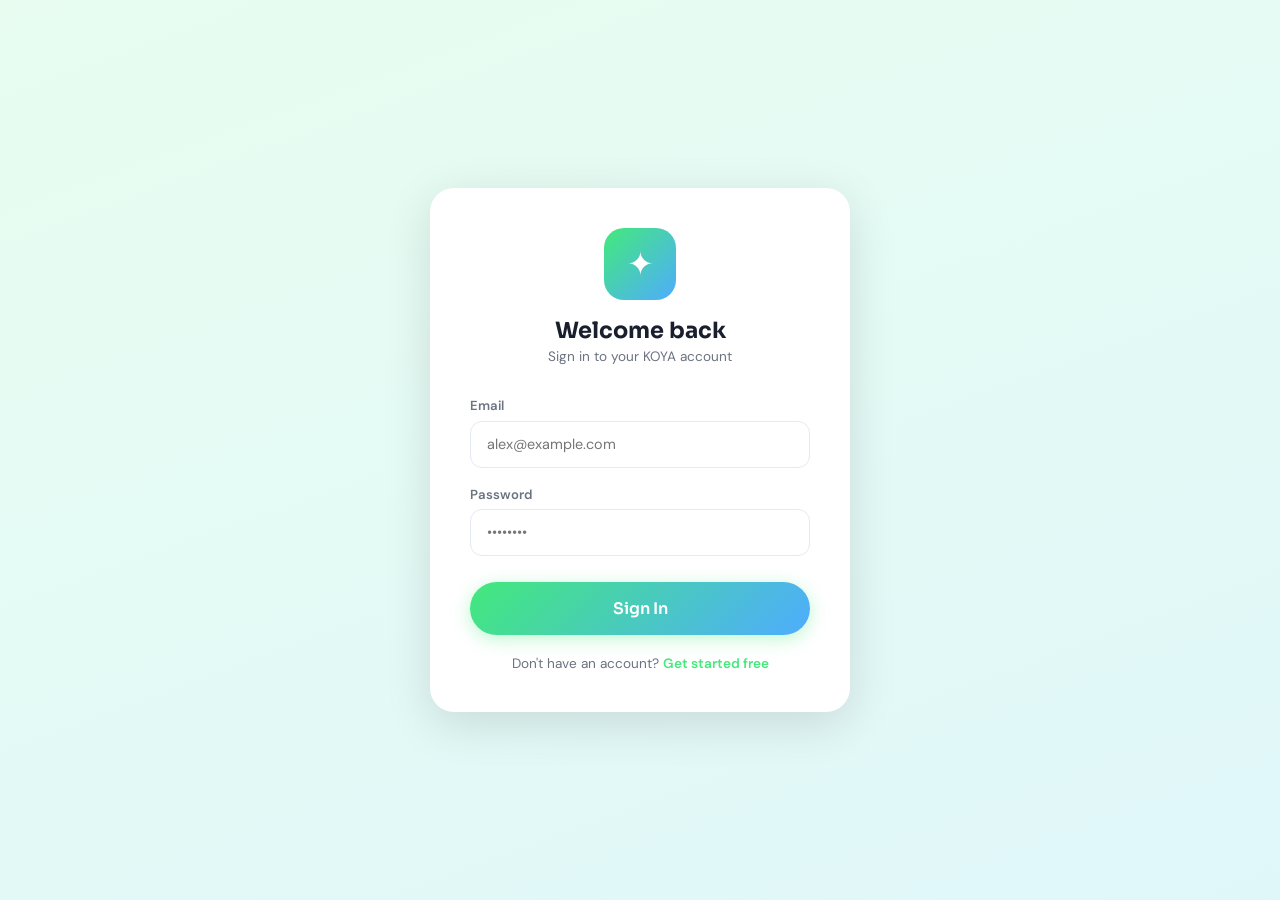
<file: signin.html>
<!DOCTYPE html>
<html lang="en">
<head>
  <meta charset="UTF-8" /><meta name="viewport" content="width=device-width, initial-scale=1.0" />
  <title>Sign In — KOYA AI</title>
  <link rel="preconnect" href="https://fonts.googleapis.com" />
  <link href="https://fonts.googleapis.com/css2?family=Sora:wght@300;400;500;600;700;800&family=DM+Sans:ital,wght@0,300;0,400;0,500;1,400&display=swap" rel="stylesheet" />
  <link rel="stylesheet" href="style.css" />
</head>
<body>
<div class="auth-wrap">
  <div class="auth-card">
    <div class="auth-logo">
      <div class="big-logo">✦</div>
      <h2>Welcome back</h2>
      <p>Sign in to your KOYA account</p>
    </div>
    <div class="auth-form">
      <div class="form-group">
        <label>Email</label>
        <input type="email" placeholder="alex@example.com" />
      </div>
      <div class="form-group">
        <label>Password</label>
        <input type="password" placeholder="••••••••" />
      </div>
      <button class="auth-submit" onclick="window.location.href='dashboard.html'">Sign In</button>
    </div>
    <div class="auth-switch">
      Don't have an account? <a href="onboarding.html">Get started free</a>
    </div>
  </div>
</div>
<script src="app.js"></script>
</body>
</html>
</file>
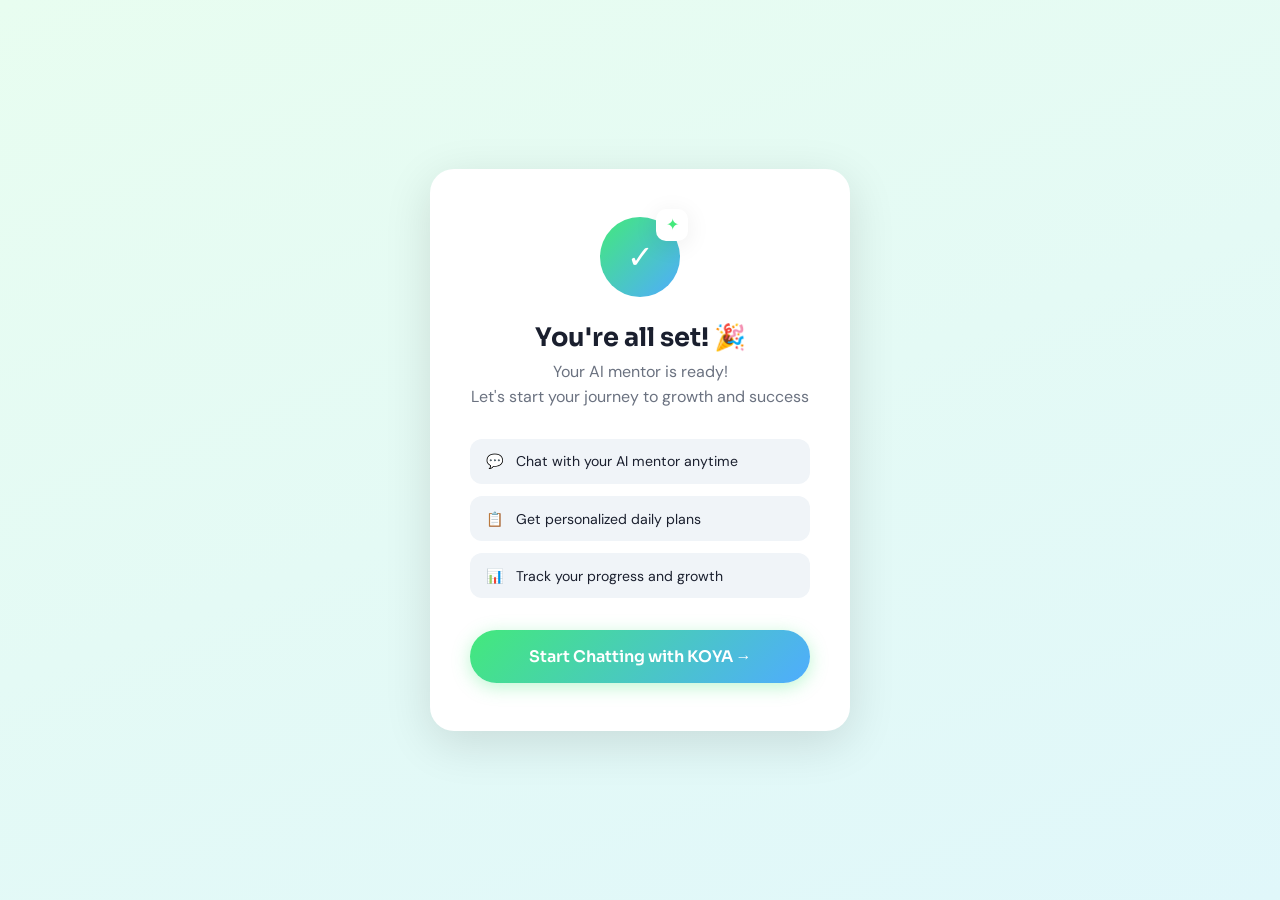
<file: success.html>
<!DOCTYPE html>
<html lang="en">
<head>
  <meta charset="UTF-8" /><meta name="viewport" content="width=device-width, initial-scale=1.0" />
  <title>You're All Set! — KOYA AI</title>
  <link rel="preconnect" href="https://fonts.googleapis.com" />
  <link href="https://fonts.googleapis.com/css2?family=Sora:wght@300;400;500;600;700;800&family=DM+Sans:ital,wght@0,300;0,400;0,500;1,400&display=swap" rel="stylesheet" />
  <link rel="stylesheet" href="style.css" />
</head>
<body>
<div class="success-wrap">
  <div class="confetti"></div>
  <div class="success-card">
    <div class="success-icon-wrap">
      <div class="success-circle">✓</div>
      <div class="success-badge">✦</div>
    </div>
    <h2>You're all set! 🎉</h2>
    <p style="color:var(--text-muted);margin-bottom:0.25rem">Your AI mentor is ready!</p>
    <p style="color:var(--text-muted);margin-bottom:2rem">Let's start your journey to growth and success</p>
    <div class="success-features">
      <div class="sf-item"><span>💬</span> Chat with your AI mentor anytime</div>
      <div class="sf-item"><span>📋</span> Get personalized daily plans</div>
      <div class="sf-item"><span>📊</span> Track your progress and growth</div>
    </div>
    <a href="chat.html" class="btn-primary" style="width:100%;text-align:center;display:block;padding:1rem;font-size:1rem">Start Chatting with KOYA →</a>
  </div>
</div>
<script src="app.js"></script>
</body>
</html>
</file>
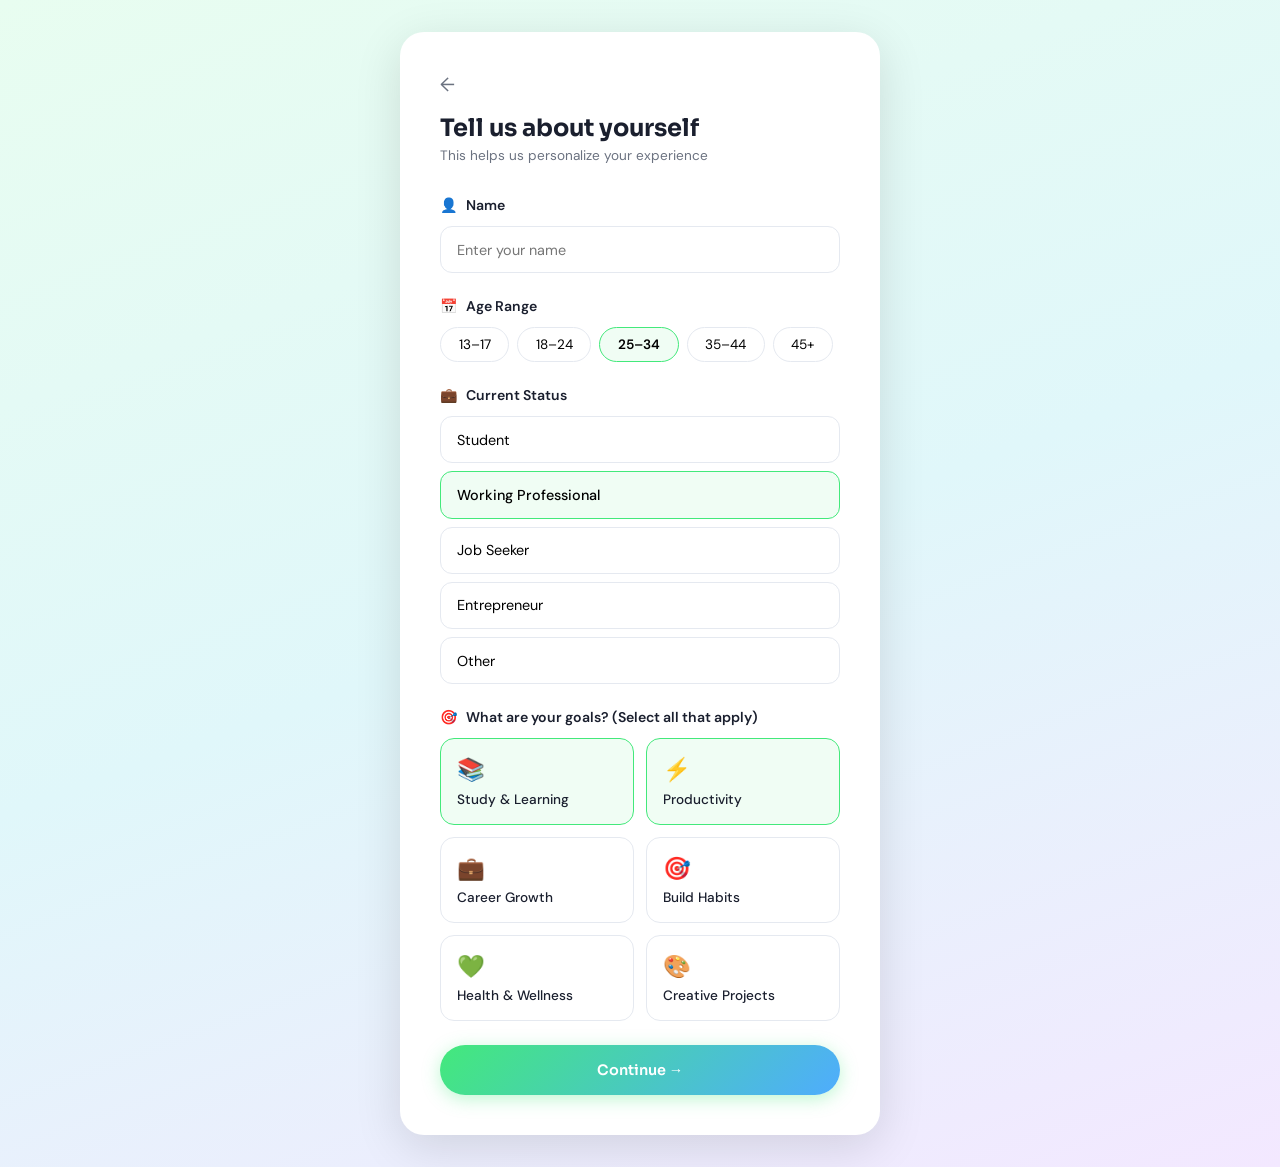
<file: tell.html>
<!DOCTYPE html>
<html lang="en">
<head>
  <meta charset="UTF-8" /><meta name="viewport" content="width=device-width, initial-scale=1.0" />
  <title>About You — KOYA AI</title>
  <link rel="preconnect" href="https://fonts.googleapis.com" />
  <link href="https://fonts.googleapis.com/css2?family=Sora:wght@300;400;500;600;700;800&family=DM+Sans:ital,wght@0,300;0,400;0,500;1,400&display=swap" rel="stylesheet" />
  <link rel="stylesheet" href="style.css" />
</head>
<body>
<div class="tell-wrap">
  <div class="tell-card">
    <a href="onboarding.html" style="color:var(--text-muted);font-size:1.2rem;display:inline-block;margin-bottom:1rem">←</a>
    <h2>Tell us about yourself</h2>
    <p class="sub">This helps us personalize your experience</p>

    <div class="field-label"><span>👤</span> Name</div>
    <div class="form-group" style="margin-bottom:1.5rem">
      <input type="text" placeholder="Enter your name" style="width:100%;padding:0.85rem 1rem;border:1.5px solid var(--border);border-radius:12px;font-family:'DM Sans',sans-serif;font-size:0.9rem;outline:none;" />
    </div>

    <div class="field-label"><span>📅</span> Age Range</div>
    <div class="age-options">
      <button class="age-opt">13–17</button>
      <button class="age-opt">18–24</button>
      <button class="age-opt selected">25–34</button>
      <button class="age-opt">35–44</button>
      <button class="age-opt">45+</button>
    </div>

    <div class="field-label"><span>💼</span> Current Status</div>
    <div class="status-options">
      <button class="status-opt">Student</button>
      <button class="status-opt selected">Working Professional</button>
      <button class="status-opt">Job Seeker</button>
      <button class="status-opt">Entrepreneur</button>
      <button class="status-opt">Other</button>
    </div>

    <div class="field-label"><span>🎯</span> What are your goals? (Select all that apply)</div>
    <div class="goals-grid">
      <div class="goal-opt selected">
        <span class="goal-icon">📚</span>
        <div class="goal-label">Study & Learning</div>
      </div>
      <div class="goal-opt selected">
        <span class="goal-icon">⚡</span>
        <div class="goal-label">Productivity</div>
      </div>
      <div class="goal-opt">
        <span class="goal-icon">💼</span>
        <div class="goal-label">Career Growth</div>
      </div>
      <div class="goal-opt">
        <span class="goal-icon">🎯</span>
        <div class="goal-label">Build Habits</div>
      </div>
      <div class="goal-opt">
        <span class="goal-icon">💚</span>
        <div class="goal-label">Health & Wellness</div>
      </div>
      <div class="goal-opt">
        <span class="goal-icon">🎨</span>
        <div class="goal-label">Creative Projects</div>
      </div>
    </div>

    <a href="profile.html" class="btn-primary" style="width:100%;text-align:center;display:block;padding:1rem">Continue →</a>
  </div>
</div>
<script src="app.js"></script>
</body>
</html>
</file>
<file: style.css>
/* =====================
   KOYA AI — Global Styles
   ===================== */

:root {
  --green-1: #43e97b;
  --green-2: #38f9d7;
  --blue-1: #4facfe;
  --blue-2: #00f2fe;
  --purple-1: #667eea;
  --purple-2: #764ba2;
  --bg: #f0f4f8;
  --bg-card: #ffffff;
  --text: #1a1f2e;
  --text-muted: #6b7280;
  --border: #e5e9f0;
  --gradient: linear-gradient(135deg, var(--green-1), var(--blue-1));
  --gradient-card: linear-gradient(135deg, #43e97b 0%, #38f9d7 50%, #4facfe 100%);
  --radius: 16px;
  --shadow: 0 4px 24px rgba(0,0,0,0.08);
  --shadow-lg: 0 12px 48px rgba(0,0,0,0.12);
}

* { margin: 0; padding: 0; box-sizing: border-box; }

body {
  font-family: 'DM Sans', sans-serif;
  background: var(--bg);
  color: var(--text);
  overflow-x: hidden;
}

h1,h2,h3,h4,h5 { font-family: 'Sora', sans-serif; }

a { text-decoration: none; color: inherit; }

.container { max-width: 1100px; margin: 0 auto; padding: 0 2rem; }

/* Gradient text */
.gradient-text {
  background: var(--gradient);
  -webkit-background-clip: text;
  -webkit-text-fill-color: transparent;
  background-clip: text;
}

/* Buttons */
.btn-primary {
  background: var(--gradient);
  color: white;
  padding: 0.75rem 1.75rem;
  border-radius: 50px;
  font-family: 'Sora', sans-serif;
  font-weight: 600;
  font-size: 0.9rem;
  border: none;
  cursor: pointer;
  display: inline-block;
  transition: transform 0.2s, box-shadow 0.2s;
  box-shadow: 0 4px 18px rgba(67,233,123,0.35);
}
.btn-primary:hover { transform: translateY(-2px); box-shadow: 0 8px 28px rgba(67,233,123,0.45); }

.btn-ghost {
  color: var(--text-muted);
  font-weight: 500;
  padding: 0.75rem 1.25rem;
  border-radius: 50px;
  transition: color 0.2s;
}
.btn-ghost:hover { color: var(--text); }

.btn-outline {
  border: 2px solid rgba(255,255,255,0.6);
  color: white;
  padding: 0.75rem 1.75rem;
  border-radius: 50px;
  font-family: 'Sora', sans-serif;
  font-weight: 600;
  font-size: 0.9rem;
  display: inline-block;
  transition: background 0.2s;
}
.btn-outline:hover { background: rgba(255,255,255,0.15); }

.btn-lg { padding: 1rem 2.5rem; font-size: 1rem; }

/* ---- NAVBAR ---- */
.navbar {
  position: fixed; top: 0; left: 0; right: 0;
  z-index: 100;
  background: rgba(255,255,255,0.85);
  backdrop-filter: blur(12px);
  border-bottom: 1px solid var(--border);
}
.nav-inner {
  max-width: 1100px; margin: 0 auto; padding: 0 2rem;
  display: flex; align-items: center; gap: 2rem;
  height: 64px;
}
.nav-logo {
  display: flex; align-items: center; gap: 0.5rem;
  font-family: 'Sora', sans-serif; font-weight: 700; font-size: 1.1rem;
}
.logo-icon {
  width: 32px; height: 32px;
  background: var(--gradient);
  border-radius: 8px;
  display: inline-flex; align-items: center; justify-content: center;
  color: white; font-size: 0.9rem;
}
.nav-links { display: flex; gap: 0.25rem; list-style: none; margin-left: auto; }
.nav-links a {
  padding: 0.5rem 1rem; border-radius: 8px;
  font-size: 0.9rem; color: var(--text-muted);
  transition: color 0.2s, background 0.2s;
}
.nav-links a:hover { color: var(--text); background: var(--bg); }
.nav-links a.active { color: #43e97b; font-weight: 600; }
.nav-actions { display: flex; align-items: center; gap: 0.5rem; }
.hamburger { display: none; background: none; border: none; font-size: 1.4rem; cursor: pointer; margin-left: auto; }
.mobile-menu {
  display: none; flex-direction: column; gap: 0.5rem;
  padding: 1rem 2rem; border-top: 1px solid var(--border);
}
.mobile-menu a { padding: 0.75rem; border-radius: 8px; font-size: 0.95rem; color: var(--text-muted); }
.mobile-menu.open { display: flex; }

/* ---- HERO ---- */
.hero {
  min-height: 100vh;
  display: flex; align-items: center;
  padding: 100px 2rem 60px;
  position: relative;
  overflow: hidden;
  background: linear-gradient(160deg, #e8fdf0 0%, #e0f7fa 50%, #f3e8ff 100%);
}
.hero-bg { position: absolute; inset: 0; pointer-events: none; }
.blob {
  position: absolute; border-radius: 50%;
  filter: blur(60px); opacity: 0.4;
  animation: blobFloat 8s ease-in-out infinite;
}
.blob-1 { width: 500px; height: 500px; background: #43e97b; top: -100px; left: -150px; animation-delay: 0s; }
.blob-2 { width: 400px; height: 400px; background: #4facfe; top: 50%; right: -100px; animation-delay: 2s; }
.blob-3 { width: 300px; height: 300px; background: #a78bfa; bottom: -50px; left: 30%; animation-delay: 4s; }
@keyframes blobFloat {
  0%,100% { transform: translate(0,0) scale(1); }
  33% { transform: translate(20px,-20px) scale(1.05); }
  66% { transform: translate(-15px,15px) scale(0.95); }
}

.hero > * { position: relative; z-index: 1; }
.hero-content { flex: 1; max-width: 540px; }
.hero-badge {
  display: inline-flex; align-items: center; gap: 0.5rem;
  background: white; border: 1px solid var(--border);
  border-radius: 50px; padding: 0.4rem 1rem;
  font-size: 0.85rem; font-weight: 500; color: var(--text-muted);
  margin-bottom: 1.5rem;
  animation: fadeUp 0.6s ease both;
}
.hero-title {
  font-size: clamp(2.5rem, 5vw, 3.8rem);
  font-weight: 800; line-height: 1.1;
  margin-bottom: 1.25rem;
  animation: fadeUp 0.6s 0.1s ease both;
}
.hero-sub {
  font-size: 1.05rem; color: var(--text-muted); line-height: 1.7;
  margin-bottom: 2rem;
  animation: fadeUp 0.6s 0.2s ease both;
}
.hero-ctas { display: flex; gap: 1rem; flex-wrap: wrap; margin-bottom: 2.5rem; animation: fadeUp 0.6s 0.3s ease both; }
.hero-features { display: flex; gap: 1.5rem; flex-wrap: wrap; animation: fadeUp 0.6s 0.4s ease both; }
.hf-item {
  display: flex; align-items: center; gap: 0.4rem;
  font-size: 0.85rem; font-weight: 500; color: var(--text-muted);
}

.hero-mockup {
  flex: 1; display: flex; justify-content: center; align-items: center;
  padding: 2rem;
  animation: fadeUp 0.8s 0.2s ease both;
}
.phone-frame {
  width: 280px; height: 560px;
  background: white; border-radius: 40px;
  box-shadow: 0 30px 80px rgba(0,0,0,0.18), 0 0 0 8px rgba(0,0,0,0.06);
  overflow: hidden; padding: 20px 16px;
  display: flex; flex-direction: column; gap: 12px;
}
.phone-screen { display: flex; flex-direction: column; gap: 10px; }
.mock-greeting { display: flex; justify-content: space-between; align-items: flex-start; }
.mock-hello { font-family: 'Sora',sans-serif; font-weight: 700; font-size: 0.95rem; }
.mock-sub { font-size: 0.7rem; color: var(--text-muted); margin-top: 2px; }
.mock-ai-btn {
  width: 32px; height: 32px; background: var(--gradient);
  border-radius: 10px; display: flex; align-items: center; justify-content: center;
  color: white; font-size: 0.9rem;
}
.mock-focus-card {
  background: var(--gradient-card); border-radius: 16px; padding: 14px;
  color: white;
}
.mock-focus-label { font-size: 0.65rem; opacity: 0.85; margin-bottom: 4px; }
.mock-focus-title { font-family: 'Sora',sans-serif; font-weight: 700; font-size: 1rem; margin-bottom: 4px; }
.mock-focus-msg { font-size: 0.65rem; opacity: 0.9; margin-bottom: 8px; }
.mock-progress-bar { background: rgba(255,255,255,0.3); height: 6px; border-radius: 3px; margin-bottom: 4px; }
.mock-progress-fill { background: white; height: 6px; border-radius: 3px; }
.mock-progress-label { font-size: 0.65rem; text-align: right; opacity: 0.85; }
.mock-stats { display: flex; gap: 6px; }
.mock-stat {
  flex: 1; background: var(--bg); border-radius: 10px; padding: 8px 6px;
  display: flex; flex-direction: column; align-items: center; gap: 2px;
}
.mock-stat strong { font-family: 'Sora',sans-serif; font-weight: 700; font-size: 0.9rem; }
.mock-stat small { font-size: 0.55rem; color: var(--text-muted); }
.stat-icon.orange { color: #f97316; }
.stat-icon.green { color: #22c55e; }
.stat-icon.purple { color: #a78bfa; }
.mock-action-btn {
  background: var(--gradient); border-radius: 12px; padding: 10px 12px;
  display: flex; align-items: center; gap: 10px; color: white;
}
.mock-action-btn span { font-size: 1.2rem; }
.mock-action-btn strong { display: block; font-size: 0.75rem; }
.mock-action-btn small { display: block; font-size: 0.6rem; opacity: 0.85; }

@keyframes fadeUp {
  from { opacity: 0; transform: translateY(20px); }
  to { opacity: 1; transform: translateY(0); }
}

/* ---- FEATURES ---- */
.features { padding: 6rem 0; }
.section-title {
  font-size: clamp(1.8rem, 3vw, 2.5rem);
  font-weight: 700; text-align: center; margin-bottom: 0.75rem;
}
.section-sub { text-align: center; color: var(--text-muted); margin-bottom: 3rem; }
.features-grid {
  display: grid; grid-template-columns: repeat(auto-fit, minmax(300px, 1fr));
  gap: 1.5rem;
}
.feature-card {
  background: white; border-radius: var(--radius);
  padding: 2rem; box-shadow: var(--shadow);
  transition: transform 0.3s, box-shadow 0.3s;
}
.feature-card:hover { transform: translateY(-4px); box-shadow: var(--shadow-lg); }
.feature-icon {
  width: 52px; height: 52px; border-radius: 14px;
  display: flex; align-items: center; justify-content: center;
  font-size: 1.4rem; margin-bottom: 1rem;
}
.feature-card h3 { font-size: 1.1rem; margin-bottom: 0.5rem; }
.feature-card p { color: var(--text-muted); font-size: 0.9rem; line-height: 1.6; }

/* ---- STATS ---- */
.stats-section {
  padding: 4rem 0;
  background: linear-gradient(135deg, #43e97b, #38f9d7, #4facfe);
}
.stats-grid { display: grid; grid-template-columns: repeat(4,1fr); gap: 2rem; }
.stat-block { text-align: center; color: white; }
.stat-num { font-family: 'Sora',sans-serif; font-size: 2.5rem; font-weight: 800; }
.stat-lbl { font-size: 0.9rem; opacity: 0.85; margin-top: 0.25rem; }

/* ---- CTA ---- */
.cta-section { padding: 5rem 0; }
.cta-card {
  background: linear-gradient(135deg, #1a1f2e, #2d3748);
  border-radius: 24px; padding: 5rem 3rem;
  text-align: center; position: relative; overflow: hidden;
}
.blob-cta1 { width: 300px; height: 300px; background: #43e97b; top: -100px; left: -50px; opacity: 0.15; }
.blob-cta2 { width: 250px; height: 250px; background: #4facfe; bottom: -80px; right: -50px; opacity: 0.15; }
.cta-content { position: relative; z-index: 1; }
.cta-card h2 { font-size: 2rem; color: white; margin-bottom: 0.75rem; }
.cta-card p { color: rgba(255,255,255,0.65); margin-bottom: 2rem; }

/* ---- FOOTER ---- */
.footer { padding: 3rem 0; text-align: center; border-top: 1px solid var(--border); }
.footer-logo { font-family: 'Sora',sans-serif; font-weight: 700; font-size: 1.2rem; display: flex; align-items: center; justify-content: center; gap: 0.5rem; margin-bottom: 0.5rem; }
.footer p { color: var(--text-muted); font-size: 0.9rem; }

/* ---- PAGE HEADER ---- */
.page-header { padding-top: 80px; }
.page-hero {
  padding: 3rem 0 2rem;
  background: linear-gradient(160deg, #e8fdf0, #e0f7fa);
  text-align: center;
}
.page-hero h1 { font-size: 2rem; margin-bottom: 0.5rem; }
.page-hero p { color: var(--text-muted); }

/* ---- DASHBOARD ---- */
.dashboard-layout {
  display: grid; grid-template-columns: 280px 1fr;
  min-height: calc(100vh - 64px);
  margin-top: 64px;
}
.sidebar {
  background: white; border-right: 1px solid var(--border);
  padding: 2rem 1.25rem;
  position: sticky; top: 64px; height: calc(100vh - 64px); overflow-y: auto;
}
.sidebar-profile { text-align: center; margin-bottom: 2rem; }
.sidebar-avatar {
  width: 72px; height: 72px; border-radius: 20px;
  background: linear-gradient(135deg,#f97316,#ef4444);
  display: flex; align-items: center; justify-content: center;
  font-size: 1.8rem; margin: 0 auto 0.75rem;
}
.sidebar-name { font-family: 'Sora',sans-serif; font-weight: 700; font-size: 1rem; }
.sidebar-role { font-size: 0.8rem; color: var(--text-muted); }
.sidebar-nav { display: flex; flex-direction: column; gap: 0.25rem; }
.sidebar-nav a {
  display: flex; align-items: center; gap: 0.75rem;
  padding: 0.75rem 1rem; border-radius: 12px;
  font-size: 0.9rem; color: var(--text-muted);
  transition: all 0.2s;
}
.sidebar-nav a:hover { background: var(--bg); color: var(--text); }
.sidebar-nav a.active { background: linear-gradient(135deg,rgba(67,233,123,0.15),rgba(79,172,254,0.15)); color: #1a8c45; font-weight: 600; }
.sidebar-nav .nav-icon { font-size: 1.1rem; width: 20px; }

.main-content { padding: 2rem; background: var(--bg); }

/* Dashboard greeting */
.dash-greeting { margin-bottom: 2rem; }
.dash-greeting h2 { font-size: 1.6rem; margin-bottom: 0.25rem; }
.dash-greeting p { color: var(--text-muted); }

/* Stats row */
.stats-row { display: grid; grid-template-columns: repeat(3,1fr); gap: 1rem; margin-bottom: 2rem; }
.stat-card {
  background: white; border-radius: var(--radius); padding: 1.5rem;
  box-shadow: var(--shadow); text-align: center;
}
.stat-card .stat-icon { font-size: 1.4rem; margin-bottom: 0.5rem; display: block; }
.stat-card strong { font-family: 'Sora',sans-serif; font-size: 1.6rem; font-weight: 700; display: block; }
.stat-card small { color: var(--text-muted); font-size: 0.8rem; }

/* Focus card */
.focus-card {
  background: var(--gradient-card); border-radius: var(--radius);
  padding: 1.75rem; color: white; margin-bottom: 2rem;
  position: relative; overflow: hidden;
}
.focus-label { font-size: 0.8rem; opacity: 0.85; margin-bottom: 0.5rem; }
.focus-title { font-family: 'Sora',sans-serif; font-size: 1.4rem; font-weight: 700; margin-bottom: 0.5rem; }
.focus-msg { font-size: 0.9rem; opacity: 0.9; margin-bottom: 1.25rem; }
.focus-progress-bar { background: rgba(255,255,255,0.3); height: 8px; border-radius: 4px; margin-bottom: 0.5rem; }
.focus-progress-fill { background: white; height: 8px; border-radius: 4px; transition: width 0.5s; }
.focus-meta { text-align: right; font-size: 0.8rem; opacity: 0.85; }

/* Quick actions */
.quick-actions h3 { font-size: 1rem; font-weight: 600; margin-bottom: 1rem; }
.qa-grid { display: flex; flex-direction: column; gap: 0.75rem; }
.qa-item {
  background: white; border-radius: var(--radius); padding: 1rem 1.25rem;
  display: flex; align-items: center; gap: 1rem;
  box-shadow: var(--shadow); cursor: pointer;
  transition: transform 0.2s, box-shadow 0.2s;
  text-decoration: none; color: inherit;
}
.qa-item:hover { transform: translateX(4px); box-shadow: var(--shadow-lg); }
.qa-item.highlight { background: var(--gradient); color: white; }
.qa-icon {
  width: 44px; height: 44px; border-radius: 12px;
  background: var(--bg); display: flex; align-items: center; justify-content: center;
  font-size: 1.2rem; flex-shrink: 0;
}
.qa-item.highlight .qa-icon { background: rgba(255,255,255,0.25); }
.qa-text strong { display: block; font-size: 0.9rem; font-weight: 600; }
.qa-text small { font-size: 0.8rem; opacity: 0.7; }

/* Inspiration card */
.inspiration-card {
  background: #f0f9ff; border: 1px solid #bae6fd;
  border-radius: var(--radius); padding: 1.25rem;
  display: flex; align-items: flex-start; gap: 1rem;
  margin-top: 1rem;
}
.insp-icon {
  width: 40px; height: 40px; background: var(--gradient);
  border-radius: 12px; display: flex; align-items: center; justify-content: center;
  font-size: 1rem; flex-shrink: 0; color: white;
}
.insp-text strong { font-size: 0.85rem; font-weight: 600; display: block; margin-bottom: 0.25rem; }
.insp-text p { font-size: 0.82rem; color: var(--text-muted); font-style: italic; line-height: 1.5; }

/* ---- PLAN PAGE ---- */
.plan-content { max-width: 700px; }
.plan-header { display: flex; justify-content: space-between; align-items: center; margin-bottom: 1.5rem; }
.plan-header h2 { font-size: 1.5rem; }
.plan-date { color: var(--text-muted); font-size: 0.9rem; margin-bottom: 1.5rem; }
.add-task-btn {
  background: var(--gradient); color: white; border: none;
  border-radius: 50px; padding: 0.6rem 1.25rem;
  font-size: 0.85rem; font-weight: 600; cursor: pointer;
  font-family: 'Sora', sans-serif;
  display: flex; align-items: center; gap: 0.4rem;
  transition: transform 0.2s;
}
.add-task-btn:hover { transform: translateY(-1px); }

.task-list { display: flex; flex-direction: column; gap: 0.75rem; margin-bottom: 1.5rem; }
.task-item {
  background: white; border-radius: var(--radius); padding: 1rem 1.25rem;
  display: flex; align-items: center; gap: 1rem;
  box-shadow: var(--shadow); border: 2px solid transparent;
  transition: all 0.2s;
}
.task-item.priority-high { border-left: 4px solid #ef4444; }
.task-item.priority-medium { border-left: 4px solid #f97316; }
.task-item.priority-low { border-left: 4px solid #3b82f6; }
.task-item.done { opacity: 0.6; }
.task-check {
  width: 24px; height: 24px; border-radius: 50%;
  border: 2px solid var(--border); cursor: pointer; flex-shrink: 0;
  display: flex; align-items: center; justify-content: center;
  transition: all 0.2s;
}
.task-check.checked { background: var(--gradient); border: none; color: white; font-size: 0.7rem; }
.task-info { flex: 1; }
.task-name { font-weight: 500; font-size: 0.95rem; }
.task-name.strikethrough { text-decoration: line-through; color: var(--text-muted); }
.task-meta { display: flex; align-items: center; gap: 0.75rem; margin-top: 0.25rem; }
.task-time { font-size: 0.78rem; color: var(--text-muted); display: flex; align-items: center; gap: 0.3rem; }
.priority-badge {
  font-size: 0.7rem; font-weight: 600; padding: 2px 8px; border-radius: 20px;
}
.priority-badge.high { background: #fee2e2; color: #ef4444; }
.priority-badge.medium { background: #fff7ed; color: #f97316; }
.priority-badge.low { background: #eff6ff; color: #3b82f6; }

.koya-tip {
  background: #f5f3ff; border-radius: var(--radius); padding: 1.25rem;
  display: flex; align-items: flex-start; gap: 1rem;
  margin-top: 1rem;
}
.tip-icon {
  width: 40px; height: 40px; background: linear-gradient(135deg,#667eea,#764ba2);
  border-radius: 12px; display: flex; align-items: center; justify-content: center;
  color: white; font-size: 1rem; flex-shrink: 0;
}
.tip-text strong { font-size: 0.85rem; font-weight: 600; }
.tip-text p { font-size: 0.82rem; color: var(--text-muted); margin-top: 0.25rem; line-height: 1.5; }

/* Add Task Modal */
.modal-overlay {
  position: fixed; inset: 0; background: rgba(0,0,0,0.5);
  z-index: 200; display: flex; align-items: center; justify-content: center;
  opacity: 0; pointer-events: none; transition: opacity 0.2s;
}
.modal-overlay.open { opacity: 1; pointer-events: all; }
.modal {
  background: white; border-radius: 20px; padding: 2rem; width: 90%; max-width: 480px;
  transform: translateY(20px); transition: transform 0.3s;
}
.modal-overlay.open .modal { transform: translateY(0); }
.modal h3 { font-size: 1.2rem; margin-bottom: 1.5rem; }
.form-group { margin-bottom: 1rem; }
.form-group label { display: block; font-size: 0.85rem; font-weight: 600; margin-bottom: 0.4rem; color: var(--text-muted); }
.form-group input, .form-group select {
  width: 100%; padding: 0.75rem 1rem; border: 1.5px solid var(--border);
  border-radius: 10px; font-family: 'DM Sans', sans-serif; font-size: 0.9rem;
  outline: none; transition: border-color 0.2s;
}
.form-group input:focus, .form-group select:focus { border-color: #43e97b; }
.modal-actions { display: flex; gap: 0.75rem; justify-content: flex-end; margin-top: 1.5rem; }
.btn-cancel { background: var(--bg); color: var(--text); border: none; padding: 0.7rem 1.25rem; border-radius: 10px; cursor: pointer; font-family: 'DM Sans', sans-serif; }

/* ---- PROGRESS PAGE ---- */
.progress-content { max-width: 800px; }
.progress-stats { display: grid; grid-template-columns: repeat(3,1fr); gap: 1rem; margin-bottom: 2rem; }
.prog-stat {
  background: white; border-radius: var(--radius); padding: 1.5rem;
  text-align: center; box-shadow: var(--shadow);
}
.prog-stat-icon { font-size: 1.6rem; margin-bottom: 0.5rem; display: block; }
.prog-stat strong { font-family: 'Sora',sans-serif; font-size: 1.8rem; font-weight: 700; display: block; }
.prog-stat small { color: var(--text-muted); font-size: 0.8rem; }

.chart-card {
  background: white; border-radius: var(--radius); padding: 1.5rem;
  box-shadow: var(--shadow); margin-bottom: 1.5rem;
}
.chart-card h3 { font-size: 1rem; font-weight: 600; margin-bottom: 1.5rem; display: flex; align-items: center; gap: 0.5rem; }

/* Bar chart */
.bar-chart { display: flex; align-items: flex-end; gap: 8px; height: 140px; }
.bar-group { flex: 1; display: flex; flex-direction: column; align-items: center; gap: 4px; }
.bar {
  width: 100%; border-radius: 6px 6px 0 0;
  background: linear-gradient(to top, #43e97b, #38f9d7);
  transition: height 0.5s; cursor: pointer; position: relative;
}
.bar.today { background: linear-gradient(to top, #667eea, #764ba2); }
.bar-label { font-size: 0.72rem; color: var(--text-muted); }
.bar-tooltip {
  position: absolute; bottom: 100%; left: 50%; transform: translateX(-50%);
  background: var(--text); color: white; border-radius: 8px; padding: 4px 8px;
  font-size: 0.7rem; white-space: nowrap; opacity: 0; pointer-events: none;
  transition: opacity 0.2s; margin-bottom: 4px;
}
.bar:hover .bar-tooltip { opacity: 1; }

/* Line chart */
.line-chart-svg { width: 100%; height: 120px; }

.summary-card {
  background: var(--gradient-card); border-radius: var(--radius);
  padding: 1.75rem; color: white; margin-bottom: 1.5rem;
}
.summary-card h3 { font-size: 1rem; opacity: 0.9; margin-bottom: 1.25rem; }
.summary-grid { display: grid; grid-template-columns: 1fr 1fr; gap: 1rem; }
.summary-item {
  background: rgba(255,255,255,0.2); border-radius: 12px; padding: 1rem;
}
.summary-item-label { font-size: 0.75rem; opacity: 0.85; margin-bottom: 0.25rem; }
.summary-item-val { font-family: 'Sora',sans-serif; font-size: 1.8rem; font-weight: 700; }

.achievement-card {
  background: white; border-radius: var(--radius); padding: 1.25rem;
  display: flex; align-items: flex-start; gap: 1rem; box-shadow: var(--shadow);
}
.ach-icon {
  width: 44px; height: 44px; background: linear-gradient(135deg,#f93a8f,#f9a825);
  border-radius: 14px; display: flex; align-items: center; justify-content: center;
  font-size: 1.2rem; flex-shrink: 0;
}
.ach-text strong { font-size: 0.9rem; font-weight: 600; }
.ach-text p { font-size: 0.82rem; color: var(--text-muted); line-height: 1.5; }

/* ---- CHAT PAGE ---- */
.chat-layout { display: flex; flex-direction: column; height: calc(100vh - 64px); margin-top: 64px; }
.chat-header {
  background: white; border-bottom: 1px solid var(--border);
  padding: 1rem 2rem; display: flex; align-items: center; gap: 1rem;
  flex-shrink: 0;
}
.chat-avatar {
  width: 44px; height: 44px; background: var(--gradient);
  border-radius: 14px; display: flex; align-items: center; justify-content: center;
  color: white; font-size: 1.1rem;
}
.chat-avatar-info strong { font-family: 'Sora',sans-serif; font-weight: 700; font-size: 0.95rem; display: block; }
.chat-avatar-info small { font-size: 0.78rem; color: var(--text-muted); }

.chat-messages {
  flex: 1; overflow-y: auto; padding: 1.5rem 2rem;
  background: #f8fafc; display: flex; flex-direction: column; gap: 1rem;
}
.msg { display: flex; gap: 0.75rem; max-width: 75%; }
.msg.bot { align-self: flex-start; }
.msg.user { align-self: flex-end; flex-direction: row-reverse; }
.msg-avatar {
  width: 36px; height: 36px; background: var(--gradient); border-radius: 12px;
  display: flex; align-items: center; justify-content: center; color: white; font-size: 0.85rem;
  flex-shrink: 0;
}
.msg-bubble {
  background: white; border-radius: 16px; padding: 0.9rem 1.1rem;
  font-size: 0.9rem; line-height: 1.6; box-shadow: var(--shadow);
  border-bottom-left-radius: 4px;
}
.msg.user .msg-bubble {
  background: var(--gradient); color: white;
  border-bottom-left-radius: 16px; border-bottom-right-radius: 4px;
}

.chat-suggestions { display: flex; gap: 0.6rem; flex-wrap: wrap; margin-top: 0.5rem; padding-left: 3rem; }
.suggestion-chip {
  background: white; border: 1.5px solid var(--border);
  border-radius: 50px; padding: 0.45rem 1rem;
  font-size: 0.8rem; cursor: pointer; transition: all 0.2s;
}
.suggestion-chip:hover { border-color: #43e97b; background: #f0fdf4; }

.chat-input-area {
  background: white; border-top: 1px solid var(--border);
  padding: 1rem 2rem; display: flex; gap: 0.75rem; align-items: center;
  flex-shrink: 0;
}
#chatInput {
  flex: 1; border: 1.5px solid var(--border); border-radius: 50px;
  padding: 0.75rem 1.25rem; font-family: 'DM Sans', sans-serif; font-size: 0.9rem;
  outline: none; transition: border-color 0.2s;
}
#chatInput:focus { border-color: #43e97b; }
.send-btn {
  width: 44px; height: 44px; background: var(--gradient); border: none;
  border-radius: 50%; cursor: pointer; color: white; font-size: 1rem;
  display: flex; align-items: center; justify-content: center;
  transition: transform 0.2s;
}
.send-btn:hover { transform: scale(1.1); }

/* ---- ONBOARDING ---- */
.onboarding-wrap {
  min-height: 100vh; display: flex; align-items: center; justify-content: center;
  padding: 2rem;
  background: linear-gradient(160deg, #e8fdf0 0%, #e0f7fa 50%, #f3e8ff 100%);
}
.onboarding-card {
  background: white; border-radius: 24px; padding: 2.5rem;
  width: 100%; max-width: 480px; box-shadow: var(--shadow-lg);
}
.step-header { display: flex; justify-content: space-between; align-items: center; margin-bottom: 0.75rem; }
.step-label { font-size: 0.82rem; color: var(--text-muted); }
.step-pct { font-size: 0.82rem; color: #43e97b; font-weight: 600; }
.step-progress { background: #e5e9f0; height: 6px; border-radius: 3px; margin-bottom: 2rem; }
.step-progress-fill { background: var(--gradient); height: 6px; border-radius: 3px; transition: width 0.4s; }

.ob-chat { display: flex; flex-direction: column; gap: 0.75rem; margin-bottom: 1.5rem; }
.ob-msg { display: flex; gap: 0.75rem; }
.ob-avatar {
  width: 36px; height: 36px; background: var(--gradient);
  border-radius: 12px; display: flex; align-items: center; justify-content: center;
  color: white; font-size: 0.85rem; flex-shrink: 0;
}
.ob-bubble {
  background: var(--bg); border-radius: 12px; padding: 0.75rem 1rem;
  font-size: 0.9rem; line-height: 1.5;
}
.ob-user-reply {
  background: var(--gradient); color: white;
  border-radius: 50px; padding: 0.6rem 1.25rem;
  font-size: 0.88rem; align-self: flex-end; font-weight: 500;
}

.choices { display: flex; flex-direction: column; gap: 0.6rem; }
.choice-btn {
  background: white; border: 1.5px solid var(--border);
  border-radius: 12px; padding: 1rem 1.25rem;
  font-size: 0.9rem; cursor: pointer; text-align: left;
  transition: all 0.2s; font-family: 'DM Sans', sans-serif;
}
.choice-btn:hover { border-color: #43e97b; background: #f0fdf4; }
.choice-btn.selected { border-color: #43e97b; background: #f0fdf4; font-weight: 600; }

.ob-input-area { display: flex; gap: 0.75rem; margin-top: 1rem; }
#obInput {
  flex: 1; border: 1.5px solid var(--border); border-radius: 50px;
  padding: 0.75rem 1.25rem; font-family: 'DM Sans', sans-serif; font-size: 0.9rem; outline: none;
  transition: border-color 0.2s;
}
#obInput:focus { border-color: #43e97b; }

/* ---- SIGN IN / SIGN UP ---- */
.auth-wrap {
  min-height: 100vh; display: flex; align-items: center; justify-content: center;
  padding: 2rem;
  background: linear-gradient(160deg, #e8fdf0, #e0f7fa);
}
.auth-card {
  background: white; border-radius: 24px; padding: 2.5rem;
  width: 100%; max-width: 420px; box-shadow: var(--shadow-lg);
}
.auth-logo { text-align: center; margin-bottom: 2rem; }
.auth-logo .big-logo {
  width: 72px; height: 72px; background: var(--gradient);
  border-radius: 20px; display: inline-flex; align-items: center; justify-content: center;
  font-size: 2rem; color: white; margin-bottom: 1rem;
}
.auth-logo h2 { font-size: 1.4rem; margin-bottom: 0.25rem; }
.auth-logo p { color: var(--text-muted); font-size: 0.85rem; }
.auth-form .form-group { margin-bottom: 1.1rem; }
.auth-form label { display: block; font-size: 0.82rem; font-weight: 600; color: var(--text-muted); margin-bottom: 0.4rem; }
.auth-form input {
  width: 100%; padding: 0.85rem 1rem; border: 1.5px solid var(--border);
  border-radius: 12px; font-family: 'DM Sans', sans-serif; font-size: 0.9rem; outline: none;
  transition: border-color 0.2s;
}
.auth-form input:focus { border-color: #43e97b; }
.auth-submit {
  width: 100%; background: var(--gradient); color: white; border: none;
  border-radius: 50px; padding: 1rem; font-family: 'Sora', sans-serif;
  font-weight: 600; font-size: 1rem; cursor: pointer; margin-top: 0.5rem;
  transition: transform 0.2s, box-shadow 0.2s;
  box-shadow: 0 4px 18px rgba(67,233,123,0.35);
}
.auth-submit:hover { transform: translateY(-2px); box-shadow: 0 8px 28px rgba(67,233,123,0.45); }
.auth-switch { text-align: center; margin-top: 1.25rem; font-size: 0.85rem; color: var(--text-muted); }
.auth-switch a { color: #43e97b; font-weight: 600; }

/* Profile page */
.profile-setup-wrap {
  min-height: 100vh; display: flex; align-items: center; justify-content: center;
  padding: 2rem;
  background: linear-gradient(160deg, #e8fdf0, #e0f7fa, #f3e8ff);
}
.profile-card {
  background: white; border-radius: 24px; padding: 2.5rem;
  width: 100%; max-width: 480px; box-shadow: var(--shadow-lg); text-align: center;
}
.profile-card h2 { font-size: 1.5rem; margin-bottom: 0.5rem; }
.profile-card p { color: var(--text-muted); font-size: 0.9rem; margin-bottom: 2rem; }
.avatar-preview {
  width: 90px; height: 90px; border-radius: 20px; margin: 0 auto 1rem;
  display: flex; align-items: center; justify-content: center; font-size: 2.5rem;
}
.upload-btn {
  border: 2px dashed var(--border); border-radius: 12px; padding: 0.8rem 1.5rem;
  width: 100%; cursor: pointer; font-size: 0.88rem; color: var(--text-muted);
  background: none; font-family: 'DM Sans',sans-serif; margin-bottom: 1rem;
  transition: border-color 0.2s;
}
.upload-btn:hover { border-color: #43e97b; }
.avatar-grid { display: grid; grid-template-columns: repeat(4,1fr); gap: 0.5rem; margin-bottom: 1.5rem; }
.avatar-opt {
  width: 100%; aspect-ratio: 1; border-radius: 14px;
  display: flex; align-items: center; justify-content: center; font-size: 1.5rem;
  cursor: pointer; transition: transform 0.2s; border: 3px solid transparent;
}
.avatar-opt:hover { transform: scale(1.08); }
.avatar-opt.selected { border-color: #43e97b; }

/* Success page */
.success-wrap {
  min-height: 100vh; display: flex; align-items: center; justify-content: center;
  padding: 2rem; background: linear-gradient(160deg, #e8fdf0, #e0f7fa);
  position: relative; overflow: hidden;
}
.confetti { position: absolute; inset: 0; pointer-events: none; }
.success-card {
  background: white; border-radius: 24px; padding: 3rem 2.5rem;
  width: 100%; max-width: 420px; box-shadow: var(--shadow-lg); text-align: center;
  position: relative; z-index: 1;
}
.success-icon-wrap { position: relative; display: inline-block; margin-bottom: 1.5rem; }
.success-circle {
  width: 80px; height: 80px; background: var(--gradient);
  border-radius: 50%; display: flex; align-items: center; justify-content: center;
  font-size: 2rem; color: white;
}
.success-badge {
  position: absolute; top: -8px; right: -8px;
  width: 32px; height: 32px; background: white; border-radius: 10px;
  box-shadow: var(--shadow); display: flex; align-items: center; justify-content: center;
  color: #43e97b;
}
.success-card h2 { font-size: 1.6rem; margin-bottom: 0.5rem; }
.success-card > p { color: var(--text-muted); margin-bottom: 2rem; }
.success-features { display: flex; flex-direction: column; gap: 0.75rem; margin-bottom: 2rem; text-align: left; }
.sf-item {
  display: flex; align-items: center; gap: 0.75rem;
  font-size: 0.88rem; background: var(--bg); border-radius: 12px; padding: 0.85rem 1rem;
}

/* Tell us about yourself */
.tell-wrap {
  min-height: 100vh; display: flex; align-items: center; justify-content: center;
  padding: 2rem; background: linear-gradient(160deg, #e8fdf0, #e0f7fa, #f3e8ff);
}
.tell-card {
  background: white; border-radius: 24px; padding: 2.5rem;
  width: 100%; max-width: 480px; box-shadow: var(--shadow-lg);
}
.tell-card h2 { font-size: 1.5rem; margin-bottom: 0.25rem; }
.tell-card .sub { color: var(--text-muted); font-size: 0.85rem; margin-bottom: 2rem; }
.field-label { display: flex; align-items: center; gap: 0.5rem; font-size: 0.88rem; font-weight: 600; margin-bottom: 0.75rem; color: var(--text); }
.age-options { display: flex; flex-wrap: wrap; gap: 0.5rem; margin-bottom: 1.5rem; }
.age-opt {
  border: 1.5px solid var(--border); border-radius: 50px; padding: 0.5rem 1.1rem;
  font-size: 0.85rem; cursor: pointer; transition: all 0.2s; background: white;
  font-family: 'DM Sans',sans-serif;
}
.age-opt:hover, .age-opt.selected { border-color: #43e97b; background: #f0fdf4; font-weight: 600; }
.status-options { display: flex; flex-direction: column; gap: 0.5rem; margin-bottom: 1.5rem; }
.status-opt {
  border: 1.5px solid var(--border); border-radius: 12px; padding: 0.85rem 1rem;
  font-size: 0.9rem; cursor: pointer; transition: all 0.2s; background: white;
  font-family: 'DM Sans',sans-serif; text-align: left;
}
.status-opt:hover, .status-opt.selected { border-color: #43e97b; background: #f0fdf4; font-weight: 500; }
.goals-grid { display: grid; grid-template-columns: 1fr 1fr; gap: 0.75rem; margin-bottom: 1.5rem; }
.goal-opt {
  border: 1.5px solid var(--border); border-radius: 14px; padding: 1rem;
  cursor: pointer; transition: all 0.2s; background: white;
  font-family: 'DM Sans',sans-serif; text-align: left;
}
.goal-opt:hover, .goal-opt.selected { border-color: #43e97b; background: #f0fdf4; }
.goal-icon { font-size: 1.4rem; margin-bottom: 0.4rem; display: block; }
.goal-label { font-size: 0.85rem; font-weight: 500; }

/* ---- RESPONSIVE ---- */
@media (max-width: 768px) {
  .hero { flex-direction: column; padding-top: 80px; }
  .hero-mockup { display: none; }
  .nav-links, .nav-actions { display: none; }
  .hamburger { display: block; }
  .stats-grid { grid-template-columns: repeat(2,1fr); }
  .dashboard-layout { grid-template-columns: 1fr; }
  .sidebar { display: none; }
  .stats-row { grid-template-columns: 1fr; }
  .progress-stats { grid-template-columns: 1fr; }
  .summary-grid { grid-template-columns: 1fr; }
}
</file>
